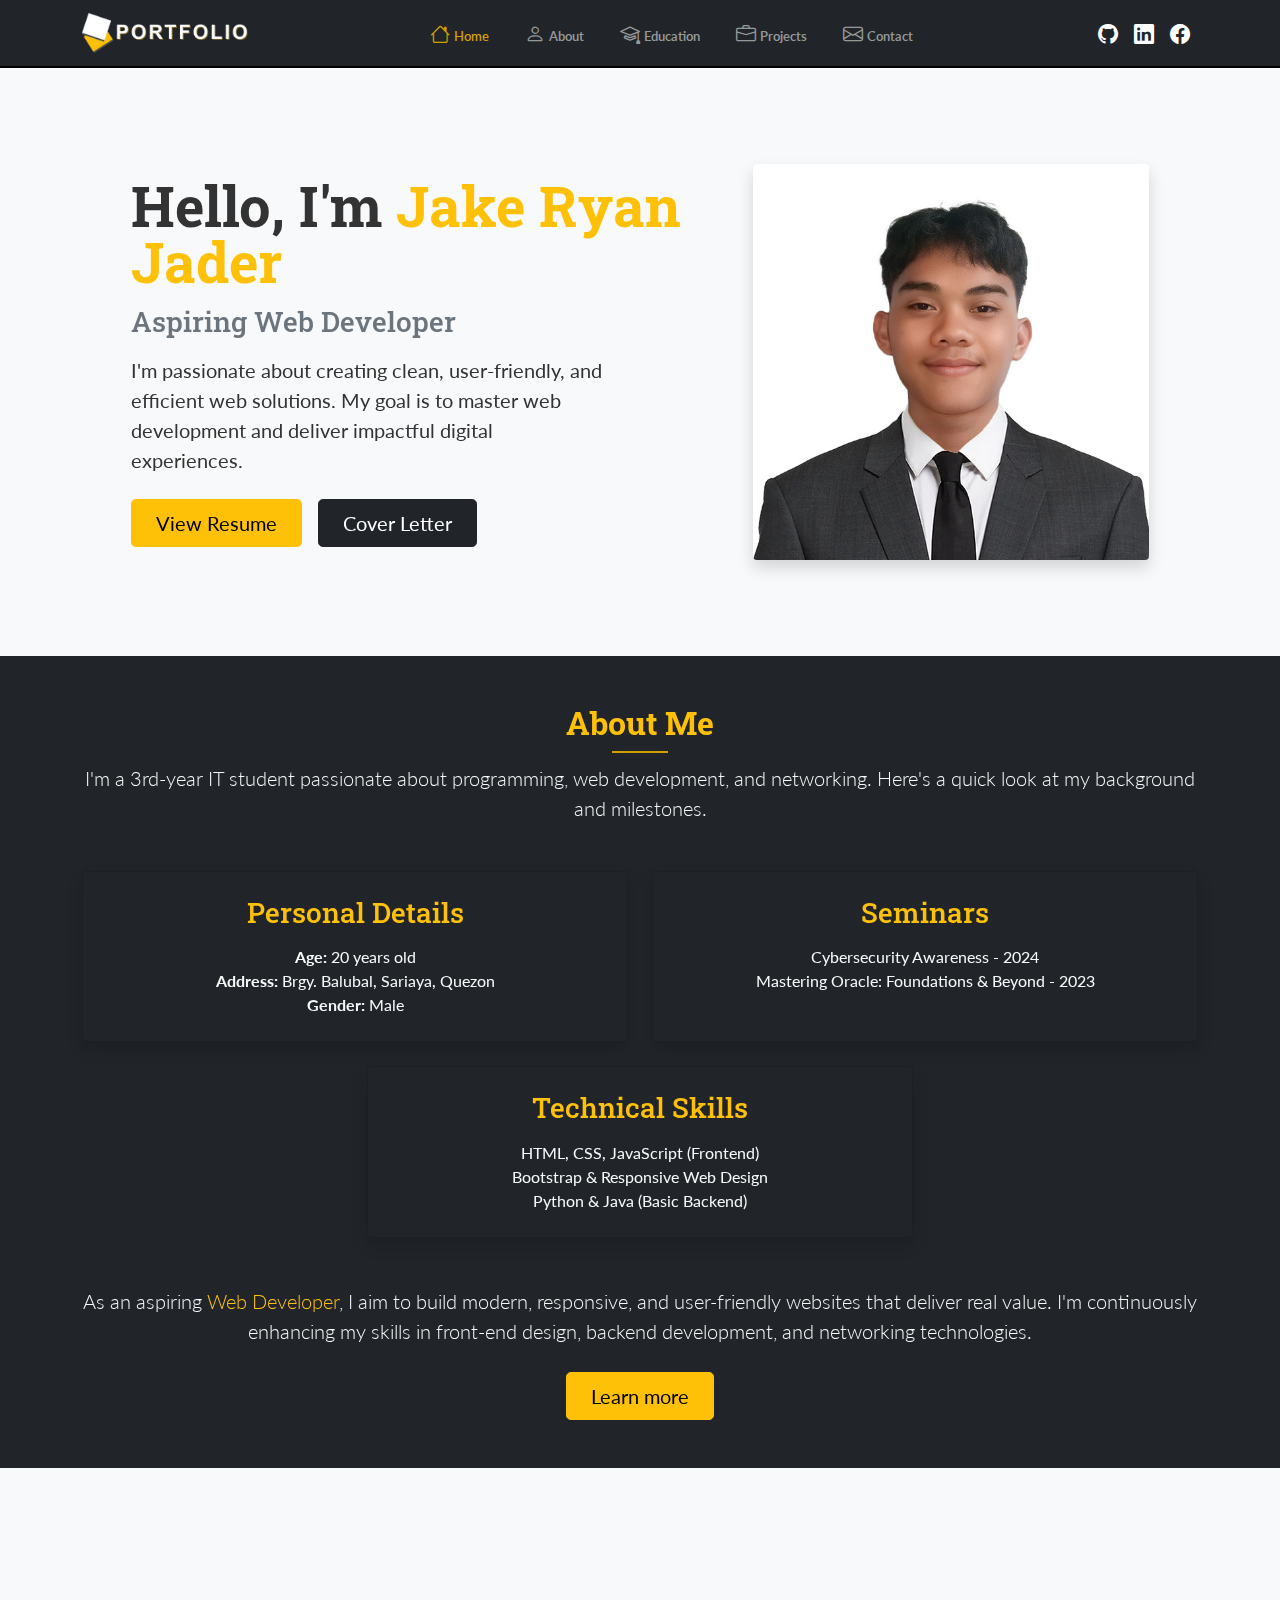
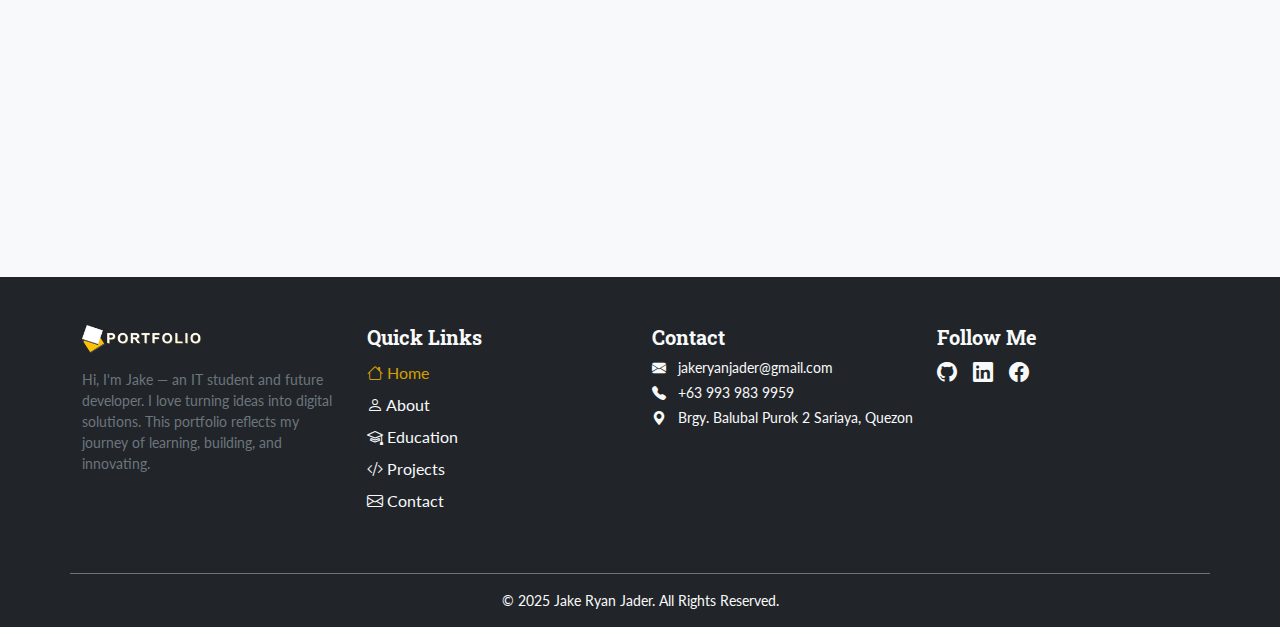
<file: index.html>
<!DOCTYPE html>
<html lang="en">

<head>
  <meta charset="UTF-8" />
  <meta name="viewport" content="width=device-width, initial-scale=1.0" />
  <title>Jake Ryan Jader | Web Developer & IT Portfolio</title>
  <meta name="description"
    content="Jake Ryan Jader, an IT student and web developer. Explore my projects, skills, and professional portfolio.">
  <meta name="keywords" content="">

  <!--Bootstrap-->
  <link rel="stylesheet" href="./bootstrap-5.0.2-dist/css/bootstrap.min.css" />
  <link rel="stylesheet" href="./styles.css" />
  <link rel="stylesheet" href="https://cdn.jsdelivr.net/npm/bootstrap-icons@1.10.5/font/bootstrap-icons.css" />
  <!-- Google Fonts -->
  <link href="https://fonts.googleapis.com/css2?family=Lato:wght@400;700&family=Roboto+Slab:wght@700&display=swap"
    rel="stylesheet">
  <!--Animation-->
  <link rel="stylesheet" href="https://unpkg.com/aos@2.3.1/dist/aos.css">
  <link rel="icon" type="image/png" href="./img assets/favicon.png">


</head>

<body>
  <!--nav buttons-->
  <nav class="navbar navbar-expand-lg navbar-dark bg-dark sticky-top" style="border-bottom: 2px solid black;">
    <div class="container">
      <!-- Left: Name with Logo -->
      <a class="navbar-brand fw-bold d-flex align-items-center" href="./index.html">
        <img src="./img assets/logo-white.png" alt="Logo" width="auto" height="35" class="logo-img me-2" />
      </a>

      <!-- Toggler Button -->
      <button class="navbar-toggler" type="button" data-bs-toggle="collapse" data-bs-target="#navbarNav"
        aria-controls="navbarNav" aria-expanded="false" aria-label="Toggle navigation">
        <span class="navbar-toggler-icon"></span>
      </button>

      <!-- Collapsible Content -->
      <div class="collapse navbar-collapse" id="navbarNav">
        <!-- Center: Nav Links -->
        <ul class="navbar-nav mx-auto text-center">
          <li class="nav-item">
            <a class="nav-link active" href="./index.html"><i class="bi bi-house fs-5"></i> <span>Home</span></a>
          </li>
          <li class="nav-item">
            <a class="nav-link" href="./about.html"><i class="bi bi-person fs-5"></i> <span>About</span></a>
          </li>
          <li class="nav-item">
            <a class="nav-link" href="./education.html"><i class="bi bi-mortarboard fs-5"></i>
              <span>Education</span></a>
          </li>
          <li class="nav-item">
            <a class="nav-link" href="./projects.html"><i class="bi bi-briefcase fs-5"></i> <span>Projects</span></a>
          </li>
          <li class="nav-item">
            <a class="nav-link" href="./contact.html"><i class="bi bi-envelope fs-5"></i> <span>Contact</span></a>
          </li>
        </ul>



        <!-- Right: Social Icons -->
        <div class="d-flex justify-content-center socmed-links">
          <a href="https://github.com/DyekLearnstoCode" target="_blank" class="text-white mx-2">
            <i class="bi bi-github fs-5"></i>
          </a>
          <a href="https://linkedin.com/in/jake-ryan-jader-26189233a" target="_blank" class="text-white mx-2">
            <i class="bi bi-linkedin fs-5"></i>
          </a>
          <a href="https://facebook.com/itsmedyakee" target="_blank" class="text-white mx-2">
            <i class="bi bi-facebook fs-5"></i>
          </a>
        </div>

      </div>
    </div>
  </nav>

  <main>

    <!--hero-->
    <section data-aos="fade-in">
      <div class="container col-xl-10 col-xxl-8 px-4 py-5">
        <div class="row flex-lg-row-reverse align-items-center g-5 py-5" data-aos="fade-up">
          <!-- Right Column: Image -->
          <div class="col-md-10 mx-auto col-lg-5">
            <img src="./img assets/id.jpeg" class="d-block mx-lg-auto img-fluid rounded shadow" alt="Jake's Img Profile"
              width="700" height="500" loading="lazy" />
          </div>

          <!-- Left Column: Text Content -->
          <div class="col-lg-7 text-center text-lg-start">
            <h1 class="display-4 fw-bold lh-1 mb-3">
              Hello, I'm <span class="text-warning">Jake Ryan Jader</span>
            </h1>
            <h2 class="fs-3 fw-semibold text-secondary mb-3">
              Aspiring Web Developer
            </h2>
            <p class="col-lg-10 fs-5 mb-4">
              I'm passionate about creating clean, user-friendly, and
              efficient web solutions. My goal is to master web development
              and deliver impactful digital experiences.
            </p>

            <!-- Buttons (Resume & Sample Application) -->
            <div class="d-flex flex-column flex-sm-row gap-3">
              <button type="button" class="btn btn-warning btn-lg fw-semibold px-4 confirm-pdf"
                data-pdf="./resume n letter/myResume.pdf" data-message="You are about to open my Resume. Continue?">
                View Resume
              </button>

              <button type="button" class="btn btn-dark btn-lg fw-semibold px-4 confirm-pdf"
                data-pdf="./resume n letter/cover letter.pdf"
                data-message="You are about to open my Cover Letter. Continue?">
                Cover Letter
              </button>
            </div>
          </div>
        </div>
      </div>
    </section>

    <!--About-->
    <section class="py-5 bg-dark">
      <div class="container" data-aos="fade-up">
        <!-- Intro -->
        <div class="text-center mb-5">
          <h2 class="fw-bold text-warning">About Me</h2>
          <p class="divider"></p>
          <p class="lead text-light">
            I'm a 3rd-year IT student passionate about programming, web development, and networking.
            Here's a quick look at my background and milestones.
          </p>
        </div>

        <div class="row g-4 text-center text-md-start">
          <!-- Personal Details -->
          <div class="col-md-6">
            <div class="card p-4 bg-dark rounded shadow h-100 text-center">
              <h3 class="text-warning mb-3">Personal Details</h3>
              <ul class="list-unstyled text-light mb-0 fs-6">
                <li><strong>Age:</strong> 20 years old</li>
                <li><strong>Address:</strong> Brgy. Balubal, Sariaya, Quezon</li>
                <li><strong>Gender:</strong> Male</li>
              </ul>
            </div>
          </div>

          <!-- Seminars -->
          <div class="col-md-6">
            <div class="card p-4 bg-dark rounded shadow h-100 text-center">
              <h3 class="text-warning mb-3">Seminars</h3>
              <ul class="list-unstyled text-light mb-0 fs-6">
                <li>Cybersecurity Awareness - 2024</li>
                <li>Mastering Oracle: Foundations & Beyond - 2023</li>
              </ul>
            </div>
          </div>

          <!-- Technical Skills -->
          <div class="col-md-6 mx-auto">
            <div class="card p-4 bg-dark rounded shadow h-100 text-center">
              <h3 class="text-warning mb-3">Technical Skills</h3>
              <ul class="list-unstyled text-light mb-0 fs-6">
                <li>HTML, CSS, JavaScript (Frontend)</li>
                <li>Bootstrap & Responsive Web Design</li>
                <li>Python & Java (Basic Backend)</li>
              </ul>
            </div>
          </div>

        </div>


        <!-- Extra Content: About as Web Developer -->
        <div class="mt-5 text-center">
          <p class="lead text-light" style="padding-bottom: 10px;">
            As an aspiring <span class="text-warning">Web Developer</span>, I aim to build modern,
            responsive, and user-friendly websites that deliver real value.
            I'm continuously enhancing my skills in front-end design, backend development, and networking
            technologies.
          </p>
          <a href="./about.html" class="btn btn-warning btn-lg px-4">Learn more</a>
        </div>
      </div>
    </section>

    <!-- Education -->
    <section class="py-5 bg-light">
      <div class="container" data-aos="fade-up">
        <div class="text-center mb-5">
          <h2 class="fw-bold">Education</h2>
          <p class="divider"></p>
          <p class="lead text-muted">A summary of my academic background and achievements over the years.</p>
        </div>

        <!-- First Row: Educational Background -->
        <div class="row g-4">
          <!-- College -->
          <div class="col-md-3">
            <div class="card shadow-sm h-100 text-center border-2 border-warning">
              <a href="https://cstc.edu.ph/" target="_blank">
                <img src="./img assets/cstc.png" class="card-img-top mx-auto d-block p-3" alt="College Logo"
                  style="max-width: 250px;">
              </a>
              <div class="card-body ">
                <h5 class="card-title ">College</h5>
                <p class="card-text text-muted mb-1">CSTC Inc.</p>
                <small class="text-secondary">2022 - Present</small>
                <p class="text-muted ">Gen. Luna St. Sariaya, Quezon</p>
              </div>
            </div>
          </div>
          <!-- Senior High -->
          <div class="col-md-3">
            <div class="card shadow-sm h-100 text-center border-2 border-warning">
              <a href="https://www.facebook.com/DepEdTayoPNHS308032/">
                <img src="./img assets/pili.png" class="card-img-top mx-auto d-block p-3" alt="Senior High Logo"
                  style="max-width: 250px;">
              </a>
              <div class="card-body">
                <h5 class="card-title">Senior High</h5>
                <p class="card-text text-muted mb-1">Pili National High School</p>
                <small class="text-secondary">2020 - 2022</small>
                <p class="text-muted ">Brgy. Pili Sariaya, Quezon</p>
              </div>
            </div>
          </div>
          <!-- High School -->
          <div class="col-md-3">
            <div class="card shadow-sm h-100 text-center border-2 border-warning">
              <a href="https://www.facebook.com/DepEdTayoPNHS308032/">
                <img src="./img assets/pili.png" class="card-img-top mx-auto d-block p-3" alt=" High School Logo"
                  style="max-width: 250px;">
              </a>
              <div class="card-body">
                <h5 class="card-title">High School</h5>
                <p class="card-text text-muted mb-1">Pili National High School</p>
                <small class="text-secondary">2016 - 2020</small>
                <p class="text-muted ">Brgy. Pili Sariaya, Quezon</p>
              </div>
            </div>
          </div>
          <!-- Elementary -->
          <div class="col-md-3">
            <div class="card shadow-sm h-100 text-center border-2 border-warning">
              <a href="https://www.facebook.com/profile.php?id=61563305886902">
                <img src="./img assets/mlq.png" class="card-img-top mx-auto d-block p-3" alt="Elementary Logo"
                  style="max-width: 250px;">
              </a>
              <div class="card-body">
                <h5 class="card-title">Elementary</h5>
                <p class="card-text text-muted mb-1">Manuel L. Quezon ES</p>
                <small class="text-secondary">2010 - 2016</small>
                <p class="text-muted">Gomez St. Sariaya, Quezon</p>
              </div>
            </div>
          </div>
        </div>

        <!-- Learn More Button -->
        <div class="text-center mt-4">
          <a href="./education.html" class="btn btn-dark btn-lg px-4">Learn More</a>
        </div>
      </div>
      </div>
    </section>

    <!--Projects-->
    <section id="projects" class="py-5 bg-dark">
      <div class="container" data-aos="fade-up">
        <div class="text-center mb-5">
          <h2 class="fw-bold text-warning">Projects</h2>
          <p class="divider"></p>
          <p class="lead text-muted">A showcase of my featured works with live demos.</p>
        </div>

        <div class="row g-4">
          <!-- Project 1 -->
          <div class="col-md-6 col-lg-4">
            <div class="card project-card h-100">
              <img src="./img assets/2preview.png" class="card-img-top " alt="Project 1">
              <div class="card-body d-flex flex-column">
                <h5 class="card-title fw-bold">2Morrow Electric - Service Showcase Website</h5>
                <p class="card-text">Developed a business website that highlights the company's electrical
                  services, service areas, and customer trust through clean UI and integrated inquiry forms.</p>
                <button type="button" class="btn btn-warning mt-auto"
                  onclick="confirmRedirect('https://2morrowelectricllc.com/home-of-professional-electrical-services-in-tennessee')">
                  View Website
                </button>
              </div>
            </div>
          </div>

          <!-- Project 2 -->
          <div class="col-md-6 col-lg-4">
            <div class="card project-card h-100">
              <img src="./img assets/z8prev.png" class="card-img-top" alt="Project 2">
              <div class="card-body d-flex flex-column">
                <h5 class="card-title fw-bold ">Z8 Glass Service - Full Website Design Build</h5>
                <p class="card-text">Created a modern, mobile-friendly site that presents the company's glass repair and
                  installation services, emphasizes reliability through before-and-after visuals, and integrates inquiry
                  links for seamless customer engagement.</p>
                <button type="button" class="btn btn-warning mt-auto"
                  onclick="confirmRedirect('https://app.sparkgrowth.ai/v2/preview/jAhO86lHfkTQJs8OYjVI')">
                  View Website
                </button>
              </div>
            </div>
          </div>

          <!-- Project 3 -->
          <div class="col-md-6 col-lg-4">
            <div class="card project-card h-100">
              <img src="./img assets/adamprev.png" class="card-img-top" alt="Project 3">
              <div class="card-body d-flex flex-column">
                <h5 class="card-title fw-bold">Adams Lawn Service - Local Landscaping Web Platform</h5>
                <p class="card-text">Designed and built a service-focused website that showcases lawn care solutions,
                  seasonal maintenance packages, and customer testimonials, while enabling quick service requests
                  through a user-friendly contact form.</p>
                <button type="button" class="btn btn-warning mt-auto"
                  onclick="confirmRedirect('https://app.sparkgrowth.ai/v2/preview/SPAUWWPg3kvUFRdw488l')">
                  View Website
                </button>
              </div>
            </div>
          </div>
        </div>

        <!-- See More Button -->
        <div class="text-center mt-5">
          <a href="./projects.html" class="btn btn-warning btn-lg px-4">See More</a>
        </div>
      </div>
    </section>

    <!--Contact-->
    <section id="contact" class="py-5 bg-light" data-aos="fade-up">
      <div class="container">
        <div class="row align-items-center">

          <!-- Left Column: Text -->
          <div class="col-md-6 mb-4 mb-md-0 text-center text-md-start">
            <h2 class="fw-bold">Get in Touch</h2>
            <p class="divider" style="margin: 0 !important; width: 35% ;"></p>
            <p class="text-muted lead">
              Have a project in mind or want to collaborate? Feel free to reach out using the form or the contact
              details below,
              and I'll get back to you as soon as possible.
            </p>
            <p><i class="bi bi-envelope-fill me-2"></i> <a href="mailto:jakeryanjader@gmail.com"
                class="text-dark">jakeryanjader@gmail.com</a></p>
            <p><i class="bi bi-telephone-fill me-2"></i> +63 993 983 9959</p>
          </div>

          <!-- Right Column: Contact Form -->
          <div class="col-md-6">
            <form class="card p-4">
              <div class="mb-3">
                <label for="name" class="form-label">Full Name</label>
                <input type="text" class="form-control" id="name" placeholder="Enter your name" required>
              </div>

              <div class=" mb-3">
                <label for="email" class="form-label">Email Address or Phone</label>
                <input type="text" class="form-control" id="email" placeholder="Enter your email or phone" required>
              </div>

              <div class="mb-3">
                <label for="message" class="form-label">Your Message</label>
                <textarea class="form-control" id="message" rows="4" placeholder="Write your message here"
                  required></textarea>
              </div>

              <button type="submit" class="btn btn-warning px-4">Send Message</button>
            </form>
          </div>
        </div>
      </div>
    </section>

  </main>

  <!-- Footer Section -->
  <footer class="bg-dark text-light pt-5 pb-3 mt-5">
    <div class="container">
      <div class="row text-center text-md-start">
        <!-- Brand/About -->
        <div class="col-12 col-md-3 mb-4">
          <img src="./img assets/logo-white.png" alt="Logo" class="mb-3" style="max-height:100px; max-width: 120px;" />
          <p class="small text-muted">
            Hi, I'm Jake — an IT student and future developer. I love turning ideas into digital
            solutions.
            This portfolio reflects my journey of learning, building, and innovating.
          </p>
        </div>

        <!-- Quick Links -->
        <div class="col-6 col-md-3 mb-4">
          <h5 class="fw-bold">Quick Links</h5>
          <ul class="nav-custom list-unstyled">

            <li>
              <a href="./index.html" class="text-decoration-none  d-block py-1 active"><i class="bi bi-house fs-6"></i>
                <span>Home</span></a>
            </li>

            <li>
              <a href="./about.html" class="text-decoration-none d-block py-1"><i class="bi bi-person fs-6"></i>
                <span>About</span></a>
            </li>

            <li>
              <a href="./education.html" class="text-decoration-none d-block py-1"><i
                  class="bi bi-mortarboard fs-6"></i>
                <span>Education</span></a>
            </li>

            <li>
              <a href="./projects.html" class="text-decoration-none d-block py-1"><i class="bi bi-code-slash fs-6"></i>
                <span>Projects</span></a>
            </li>

            <li>
              <a href="./contact.html" class="text-decoration-none  d-block py-1"><i class="bi bi-envelope fs-6"></i>
                <span>Contact</span></a>
            </li>
          </ul>
        </div>

        <!-- Contact -->
        <div class="col-6 col-md-3 mb-4">
          <h5 class="fw-bold">Contact</h5>
          <p class="small mb-1">
            <i class="bi bi-envelope-fill me-2"></i>
            <a href="mailto:jakeryanjader@gmail.com" class="contact-link">
              jakeryanjader@gmail.com
            </a>
          </p>
          <p class="small mb-1">
            <i class="bi bi-telephone-fill me-2"></i>
            <a href="tel:+639939839959" class="contact-link">
              +63 993 983 9959
            </a>
          </p>
          <p class="small mb-1">
            <i class="bi bi-geo-alt-fill me-2"></i>
            <a href="https://maps.app.goo.gl/N8gsVznA6yicPxNcA" class="contact-link">
              Brgy. Balubal Purok 2 Sariaya, Quezon
            </a>
          </p>
        </div>

        <!-- Social Media -->
        <div class="col-12 col-md-3 mb-4">
          <h5 class="fw-bold">Follow Me</h5>
          <div class="d-flex justify-content-center justify-content-md-start gap-3 socmed-links">
            <a href="https://github.com/DyekLearnstoCode" target="_blank"><i class="bi bi-github fs-5"></i></a>
            <a href="https://linkedin.com/in/jake-ryan-jader-26189233a" target="_blank"><i
                class="bi bi-linkedin fs-5"></i></a>
            <a href="https://facebook.com/itsmedyakee" target="_blank"><i class="bi bi-facebook fs-5"></i></a>
          </div>
        </div>


        <!-- Bottom Row -->
        <div class="text-center border-top border-secondary pt-3 mt-3">
          <p class="small mb-0">&copy; 2025 Jake Ryan Jader. All Rights Reserved.</p>
        </div>
      </div>
  </footer>

  <!-- Back to Top Button -->
  <button id="backToTop" class="btn btn-dark">
    <i class="bi bi-arrow-up"></i>
  </button>


  <script src="./bootstrap-5.0.2-dist/js/bootstrap.bundle.min.js"></script>
  <script src="./script.js"></script>
  <script src="https://unpkg.com/aos@2.3.1/dist/aos.js"></script>

</body>

</html>
</file>
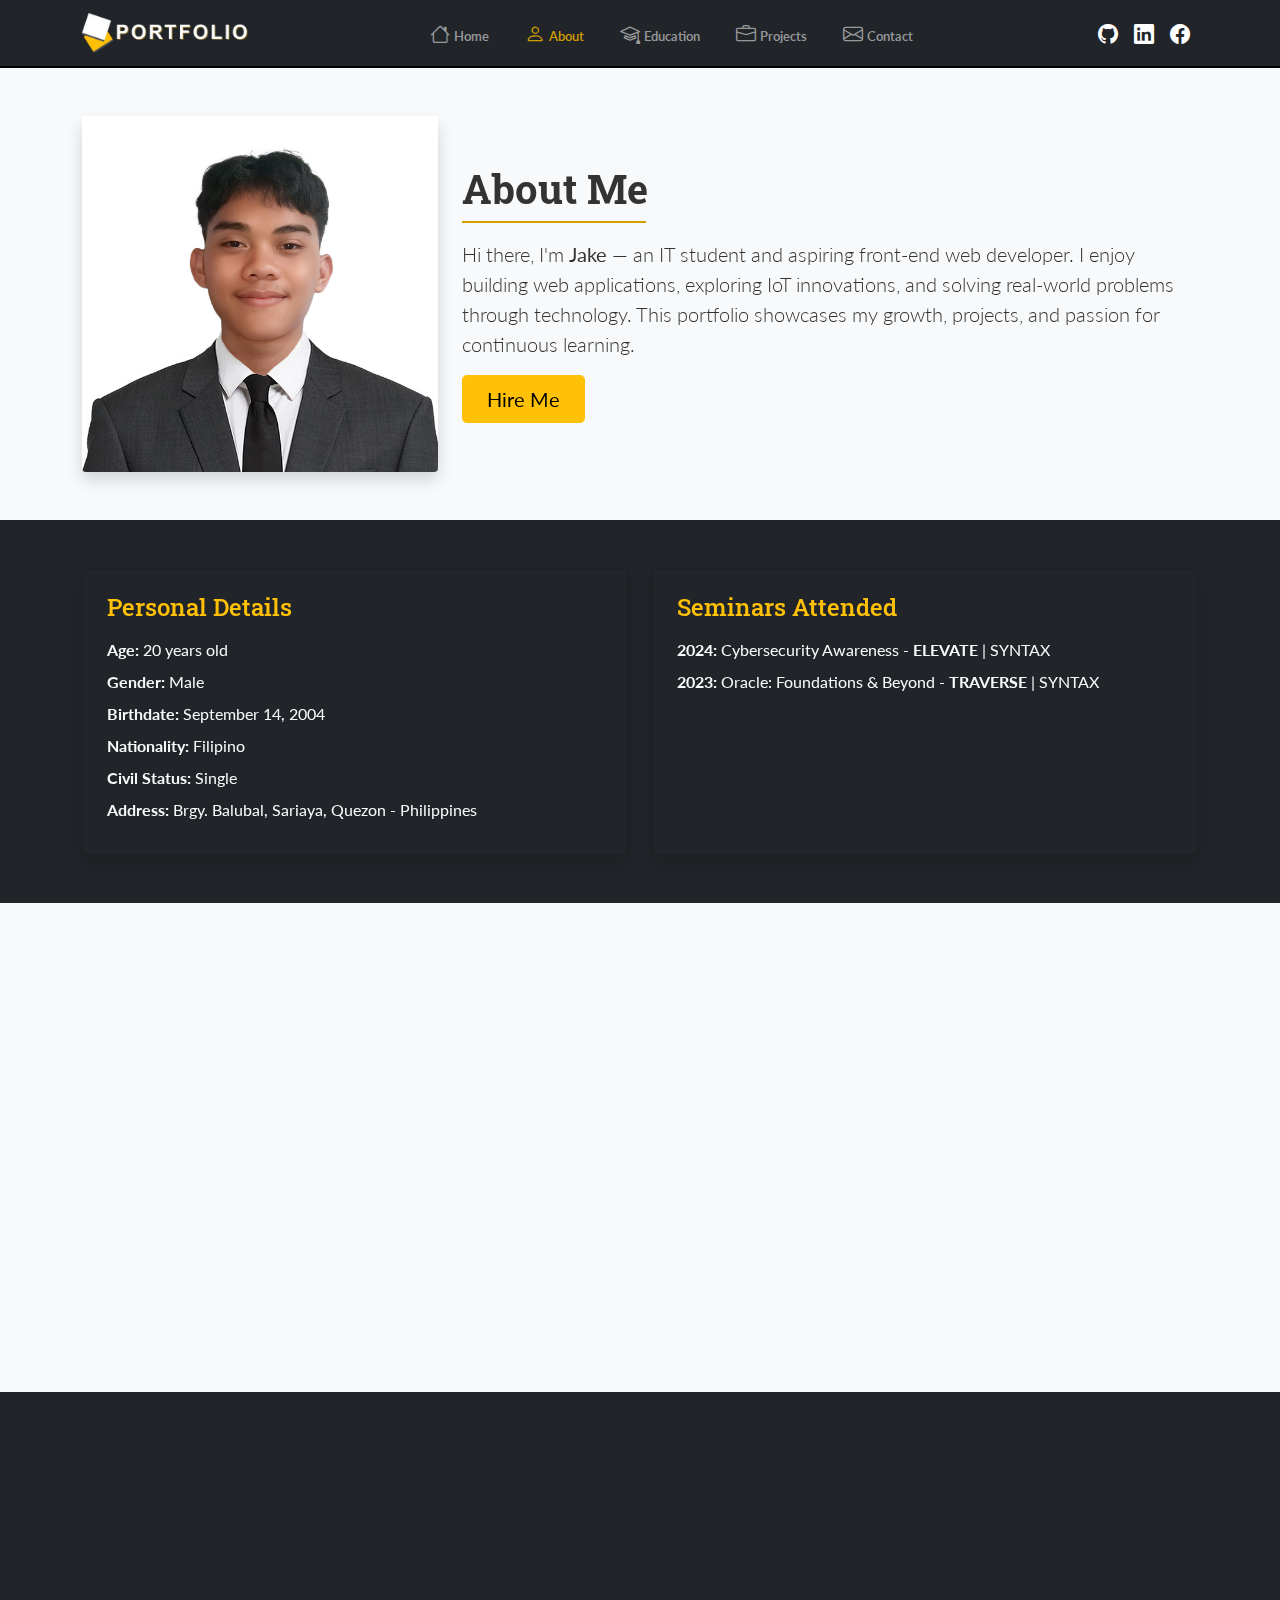
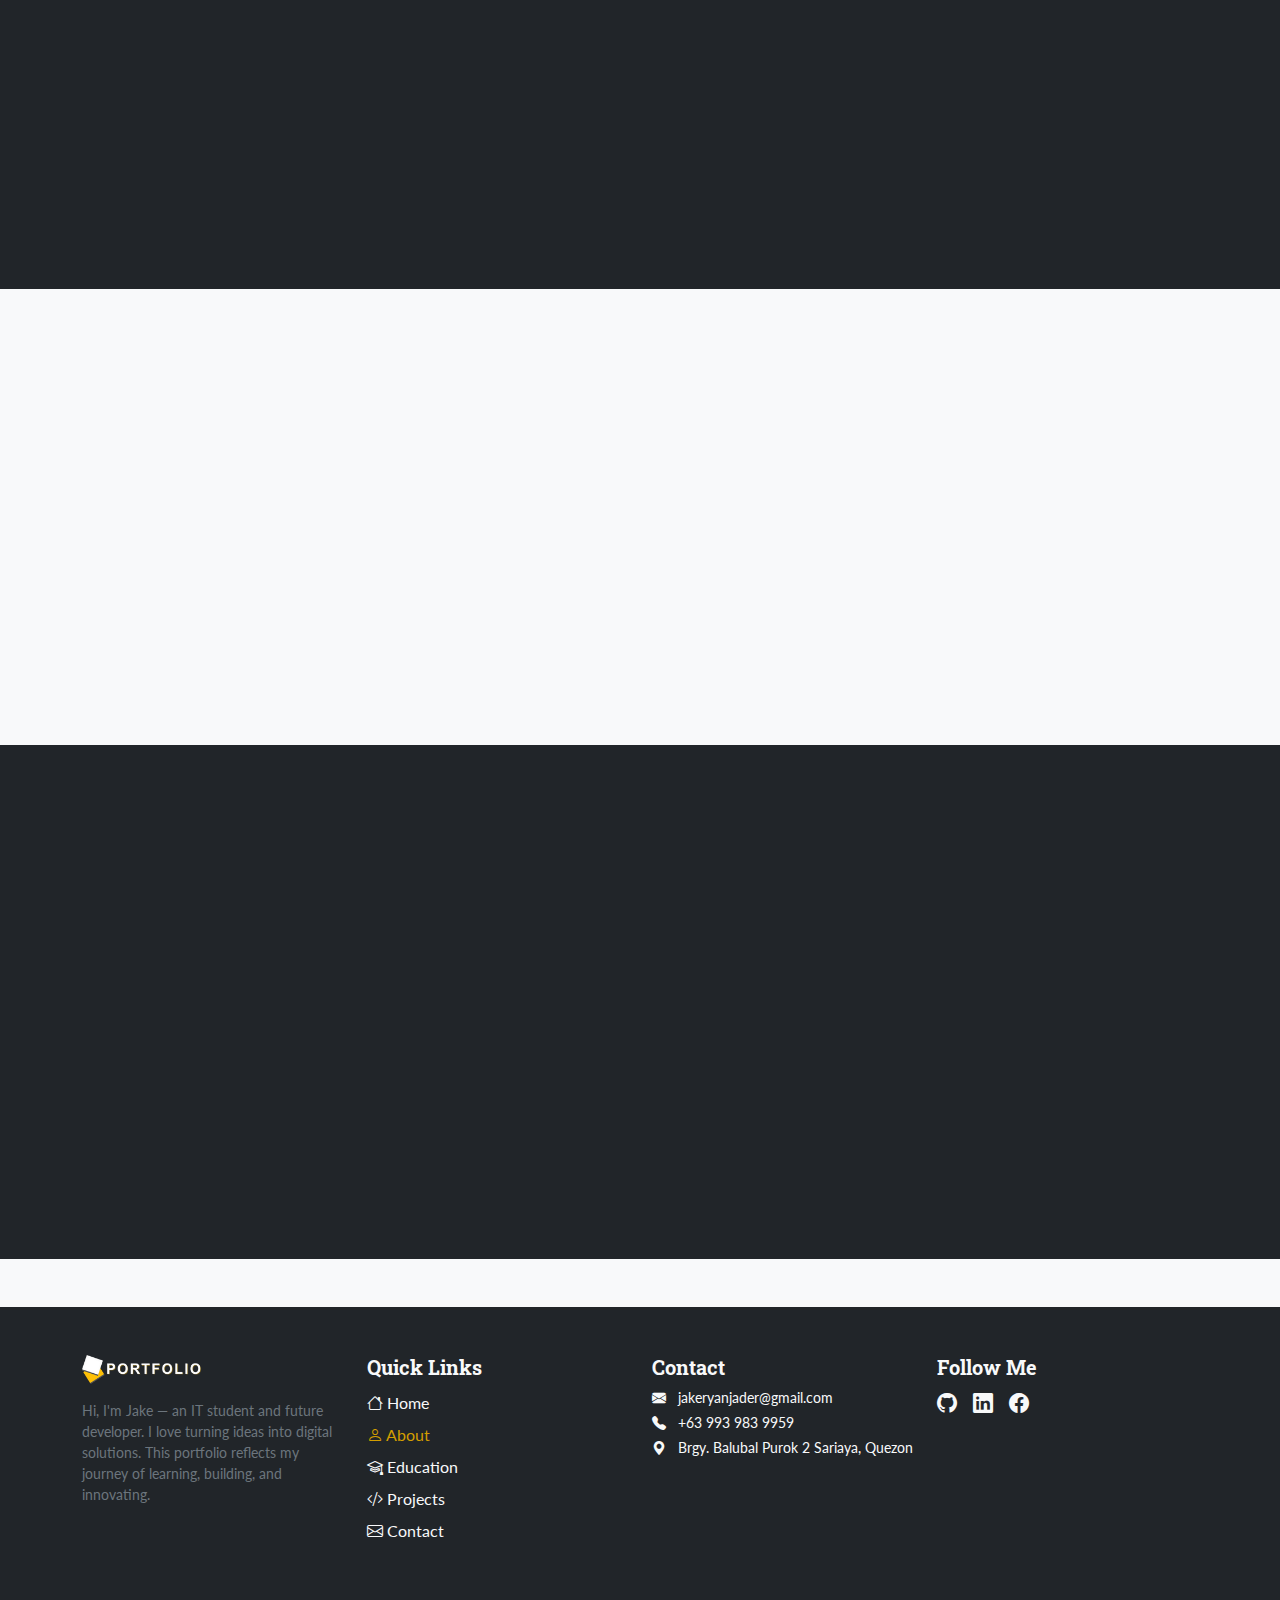
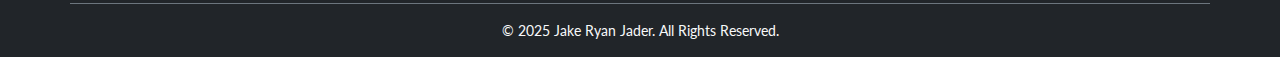
<file: about.html>
<!DOCTYPE html>
<html lang="en">

<head>
    <meta charset="UTF-8" />
    <meta name="viewport" content="width=device-width, initial-scale=1.0" />
    <title>About | Jake's Portfolio </title>
    <meta name="description"
        content="Jake Ryan Jader, an IT student and web developer. Explore my projects, skills, and professional portfolio.">
    <meta name="keywords" content="">

    <!--Bootstrap-->
    <link rel="stylesheet" href="./bootstrap-5.0.2-dist/css/bootstrap.min.css" />
    <link rel="stylesheet" href="./styles.css" />
    <link rel="stylesheet" href="https://cdn.jsdelivr.net/npm/bootstrap-icons@1.10.5/font/bootstrap-icons.css" />
    <!-- Google Fonts -->
    <link href="https://fonts.googleapis.com/css2?family=Lato:wght@400;700&family=Roboto+Slab:wght@700&display=swap"
        rel="stylesheet">
    <!--Animation-->
    <link rel="stylesheet" href="https://unpkg.com/aos@2.3.1/dist/aos.css">
    <link rel="icon" type="image/png" href="./img assets/favicon.png">

</head>

<body>
    <!--nav buttons-->
    <nav class="navbar navbar-expand-lg navbar-dark bg-dark sticky-top" style="border-bottom: 2px solid black;">
        <div class="container">
            <!-- Left: Name with Logo -->
            <a class="navbar-brand fw-bold d-flex align-items-center" href="./index.html">
                <img src="./img assets/logo-white.png" alt="Logo" width="auto" height="35" class="logo-img me-2" />
            </a>

            <!-- Toggler Button -->
            <button class="navbar-toggler" type="button" data-bs-toggle="collapse" data-bs-target="#navbarNav"
                aria-controls="navbarNav" aria-expanded="false" aria-label="Toggle navigation">
                <span class="navbar-toggler-icon"></span>
            </button>

            <!-- Collapsible Content -->
            <div class="collapse navbar-collapse" id="navbarNav">
                <!-- Center: Nav Links -->
                <ul class="navbar-nav mx-auto text-center">
                    <li class="nav-item">
                        <a class="nav-link " href="./index.html"><i class="bi bi-house fs-5"></i>
                            <span>Home</span></a>
                    </li>
                    <li class="nav-item">
                        <a class="nav-link active" href="./about.html"><i class="bi bi-person fs-5"></i>
                            <span>About</span></a>
                    </li>
                    <li class="nav-item">
                        <a class="nav-link" href="./education.html"><i class="bi bi-mortarboard fs-5"></i>
                            <span>Education</span></a>
                    </li>
                    <li class="nav-item">
                        <a class="nav-link" href="./projects.html"><i class="bi bi-briefcase fs-5"></i>
                            <span>Projects</span></a>
                    </li>
                    <li class="nav-item">
                        <a class="nav-link" href="./contact.html"><i class="bi bi-envelope fs-5"></i>
                            <span>Contact</span></a>
                    </li>
                </ul>



                <!-- Right: Social Icons -->
                <div class="d-flex justify-content-center socmed-links">
                    <a href="https://github.com/DyekLearnstoCode" target="_blank" class="text-white mx-2">
                        <i class="bi bi-github fs-5"></i>
                    </a>
                    <a href="https://linkedin.com/in/jake-ryan-jader-26189233a" target="_blank" class="text-white mx-2">
                        <i class="bi bi-linkedin fs-5"></i>
                    </a>
                    <a href="https://facebook.com/itsmedyakee" target="_blank" class="text-white mx-2">
                        <i class="bi bi-facebook fs-5"></i>
                    </a>
                </div>

            </div>
        </div>
    </nav>

    <main>
        <!-- hero about -->
        <section id="about" class="py-5" data-aos="fade-in">
            <div class="container ">
                <div class="row align-items-center" data-aos="fade-up">
                    <!-- Left Column: Image -->
                    <div class="col-md-4 mb-4 mb-md-0 pad-r">
                        <img src="./img assets/id.jpeg" alt="Jake Ryan Jader" class="img-fluid rounded shadow">
                    </div>

                    <!-- Right Column: Intro -->
                    <div class="col-md-8 text-center text-md-start">
                        <h1 class="fw-bold ">About Me</h1>
                        <p class="divider mb-3 mx-auto mx-md-0 " style="margin: 0; width: 25%"></p>
                        <p class="lead jus">
                            Hi there, I'm <strong>Jake</strong> — an IT student and aspiring front-end web developer.
                            I enjoy building web applications, exploring IoT innovations, and solving
                            real-world problems through technology. This portfolio showcases my growth,
                            projects, and passion for continuous learning.
                        </p>

                        <a href="#contact" class="btn btn-warning btn-lg px-4">Hire Me</a>
                    </div>
                </div>
            </div>
        </section>

        <!-- Personal Details & Seminars-->
        <section class="py-5 bg-dark text-light">
            <div class="container">
                <div class="row g-4 text-center text-md-start" data-aos="fade-up">
                    <!-- Personal Details -->
                    <div class="col-md-6">
                        <div class="card p-4 bg-dark rounded shadow h-100">
                            <h4 class="text-warning mb-3">Personal Details</h4>
                            <ul class="list-unstyled text-light mb-0">
                                <li class="mb-2"><strong>Age:</strong> 20 years old</li>
                                <li class="mb-2"><strong>Gender:</strong> Male</li>
                                <li class="mb-2"><strong>Birthdate:</strong> September 14, 2004</li>
                                <li class="mb-2"><strong>Nationality:</strong> Filipino</li>
                                <li class="mb-2"><strong>Civil Status:</strong> Single</li>
                                <li class="mb-2"><strong>Address:</strong> Brgy. Balubal, Sariaya, Quezon - Philippines
                                </li>
                            </ul>
                        </div>
                    </div>

                    <!-- Seminars -->
                    <div class="col-md-6">
                        <div class="card bg-dark rounded shadow h-100 p-4">
                            <h4 class="text-warning mb-3">Seminars Attended</h4>
                            <ul class="list-unstyled text-light mb-0">
                                <li class="mb-2"><strong>2024:</strong> Cybersecurity Awareness -
                                    <strong>ELEVATE</strong> | SYNTAX
                                </li>
                                <li><strong>2023:</strong> Oracle: Foundations & Beyond - <strong>TRAVERSE</strong> |
                                    SYNTAX</li>
                            </ul>
                        </div>
                    </div>
                </div>
            </div>
        </section>

        <!-- Skills -->
        <section class="py-5 bg-light text-dark">
            <div class="container">
                <div class="row g-4 text-center">
                    <div class="col-12" data-aos="fade-up">
                        <h2 class="fw-bold mb-2 text-dark">Technical Skills</h2>
                        <p class="lead text-muted mb-4">
                            Here are some of the key skills I've developed through my studies and projects.
                        </p>
                    </div>

                    <!-- Web Development -->
                    <div class="col-12 col-md-6 col-lg-3" data-aos="fade-up">
                        <div class="card p-3 bg-white text-dark rounded shadow h-100">
                            <div class="mb-3">
                                <i class="bi bi-code-slash display-4 text-warning"></i>
                            </div>
                            <h5 class="fw-bold">Web Development</h5>
                            <p class="text-muted mb-2">Building responsive and modern websites</p>
                            <p>HTML, CSS, Bootstrap, JavaScript</p>
                        </div>
                    </div>

                    <!-- Mobile & IoT -->
                    <div class="col-12 col-md-6 col-lg-3" data-aos="fade-up">
                        <div class="card p-3 bg-white text-dark rounded shadow h-100">
                            <div class="mb-3">
                                <i class="bi bi-phone display-4 text-warning"></i>
                            </div>
                            <h5 class="fw-bold">Mobile & IoT</h5>
                            <p class="text-muted mb-2">Developing mobile apps and IoT solutions</p>
                            <p>Android Apps, IoT Systems</p>
                        </div>
                    </div>

                    <!-- Database -->
                    <div class="col-12 col-md-6 col-lg-3" data-aos="fade-up">
                        <div class="card p-3 bg-white text-dark rounded shadow h-100">
                            <div class="mb-3">
                                <i class="bi bi-database display-4 text-warning"></i>
                            </div>
                            <h5 class="fw-bold">Database</h5>
                            <p class="text-muted mb-2">Managing and optimizing data storage</p>
                            <p>MySQL, Oracle, Firebase</p>
                        </div>
                    </div>

                    <!-- Networking -->
                    <div class="col-12 col-md-6 col-lg-3" data-aos="fade-up">
                        <div class="card p-3 bg-white text-dark rounded shadow h-100">
                            <div class="mb-3">
                                <i class="bi bi-wifi display-4 text-warning"></i>
                            </div>
                            <h5 class="fw-bold">Networking</h5>
                            <p class="text-muted mb-2">Understanding and configuring networks</p>
                            <p>Fundamentals & Configurations</p>
                        </div>
                    </div>
                </div>
            </div>
        </section>

        <!--Hobbies-->
        <section id="hobbies" class="py-5 bg-dark text-light">
            <div class="container">
                <div class="text-center mb-4" data-aos="fade-up">
                    <h2 class="fw-bold text-warning h">My Hobbies</h2>
                    <p class="lead text-muted">These are the hobbies that inspire and motivate me in life.</p>
                </div>
                <div class="row g-4">
                    <!-- Hobby Card -->
                    <div class="col-12 col-md-6 col-lg-3" data-aos="fade-up">
                        <div class="hobby-card text-center position-relative overflow-hidden rounded ">
                            <div class="hobby-content p-4">
                                <i class="bi bi-music-note-beamed fs-1 text-info mb-3"></i>
                                <h5 class="fw-bold h">Music</h5>
                                <p class="mb-0  p">I love listening to music because it helps me relax and stay
                                    creative.</p>
                            </div>
                        </div>
                    </div>

                    <div class="col-12 col-md-6 col-lg-3" data-aos="fade-up">
                        <div class="hobby-card text-center position-relative overflow-hidden rounded ">
                            <div class="hobby-content p-4">
                                <i class="bi bi-controller fs-1 text-warning mb-3"></i>
                                <h5 class="fw-bold h">Gaming</h5>
                                <p class="mb-0 p">I enjoy gaming because it challenges me to think critically and
                                    improve my reflexes.
                                </p>
                            </div>
                        </div>
                    </div>

                    <div class="col-12 col-md-6 col-lg-3" data-aos="fade-up">
                        <div class="hobby-card text-center position-relative overflow-hidden rounded ">
                            <div class="hobby-content p-4">
                                <i class="bi bi-tv fs-1 text-danger mb-3"></i>
                                <h5 class="fw-bold h">Watching</h5>
                                <p class="mb-0 p">I like watching movies and shows that inspire me and broaden my
                                    perspective.</p>
                            </div>
                        </div>
                    </div>

                    <div class="col-12 col-md-6 col-lg-3" data-aos="fade-up">
                        <div class="hobby-card text-center position-relative overflow-hidden rounded ">
                            <div class="hobby-content p-4">
                                <i class="bi bi-brush fs-1 text-success mb-3"></i>
                                <h5 class="fw-bold h">DIY & Handicrafts</h5>
                                <p class="mb-0 p">I enjoy repairing and building things that gives me the joy of turning
                                    simple ideas
                                    into something useful.</p>
                            </div>
                        </div>
                    </div>
                </div>
            </div>
        </section>

        <!--Work Experience-->
        <section class="py-5 bg-light">
            <div class="container" data-aos="fade-up">
                <!-- Title + Desc -->
                <h2 class="text-center fw-bold mb-3">Work Experience</h2>
                <p class="lead text-muted text-center mb-5">
                    These are the experiences that shaped my professional growth.
                </p>

                <!-- Row for Two Experiences -->
                <div class="row g-4">
                    <!-- Experience 1 -->
                    <div class="col-md-6">
                        <div class="exp-card p-4 rounded shadow-sm h-100 bg-white"
                            style="border-left: 5px solid #d39e00;">
                            <i class="bi bi-briefcase-fill text-warning fs-2 mb-3"></i>
                            <h5 class="fw-bold">Bread Packer</h5>
                            <p class="text-muted mb-1">Gwenlierma's Bakery • Jan 2019 - June 2021</p>
                            <p class="mb-0">
                                Individually packed bread, grouped by dozens, and verified counts for wholesale
                                distribution.
                            </p>
                        </div>
                    </div>

                    <!-- Experience 2 -->
                    <div class="col-md-6">
                        <div class="exp-card p-4 rounded shadow-sm h-100 bg-white"
                            style="border-left: 5px solid #d39e00;">
                            <i class="bi bi-laptop-fill text-warning fs-2 mb-3"></i>
                            <h5 class="fw-bold">GHL Front-End Developer</h5>
                            <p class="text-muted mb-1">Remote • July 2025 - Present</p>
                            <p class="mb-0">
                                Designed and developed responsive desktop and mobile websites for small businesses, with
                                a focus on
                                performance, accessibility, and engaging user experiences.
                            </p>
                        </div>
                    </div>
                </div>
        </section>

        <!--contact-->
        <section id="contact" class="py-5 bg-dark text-light">
            <div class="container" data-aos="fade-up">
                <div class="row align-items-center">

                    <!-- Left Column: Text -->
                    <div class="col-md-6 mb-4 mb-md-0 text-center text-md-start">
                        <h2 class="fw-bold">Get in Touch</h2>
                        <p class="text-muted lead">
                            Have a project in mind or want to collaborate? Feel free to reach out using the form or the
                            contact
                            details below,
                            and I'll get back to you as soon as possible.
                        </p>
                        <p><i class="bi bi-envelope-fill me-2"></i> <a href="mailto:jakeryanjader@gmail.com"
                                class="text-light">jakeryanjader@gmail.com</a></p>
                        <p><i class="bi bi-telephone-fill me-2"></i> +63 993 983 9959</p>
                    </div>

                    <!-- Right Column: Contact Form -->
                    <div class="col-md-6">
                        <form class="card p-4">
                            <div class="mb-3">
                                <label for="name" class="form-label text-dark">Full Name</label>
                                <input type="text" class="form-control" id="name" placeholder="Enter your name"
                                    required>
                            </div>

                            <div class=" mb-3">
                                <label for="email" class="form-label text-dark">Email Address or Phone</label>
                                <input type="text" class="form-control" id="email"
                                    placeholder="Enter your email or phone" required>
                            </div>

                            <div class="mb-3">
                                <label for="message" class="form-label text-dark">Your Message</label>
                                <textarea class="form-control" id="message" rows="4"
                                    placeholder="Write your message here" required></textarea>
                            </div>

                            <button type="submit" class="btn btn-warning px-4">Send Message</button>
                        </form>
                    </div>
                </div>
            </div>
        </section>
    </main>

    <!-- Footer Section -->
    <footer class="bg-dark text-light pt-5 pb-3 mt-5">
        <div class="container">
            <div class="row text-center text-md-start">
                <!-- Brand/About -->
                <div class="col-12 col-md-3 mb-4">
                    <img src="./img assets/logo-white.png" alt="Logo" class="mb-3"
                        style="max-height:100px; max-width: 120px;" />
                    <p class="small text-muted">
                        Hi, I'm Jake — an IT student and future developer. I love turning ideas into digital
                        solutions.
                        This portfolio reflects my journey of learning, building, and innovating.
                    </p>
                </div>

                <!-- Quick Links -->
                <div class="col-6 col-md-3 mb-4">
                    <h5 class="fw-bold">Quick Links</h5>
                    <ul class="nav-custom list-unstyled">

                        <li>
                            <a href="./index.html" class="text-decoration-none  d-block py-1"><i
                                    class="bi bi-house fs-6"></i>
                                <span>Home</span></a>
                        </li>

                        <li>
                            <a href="./about.html" class="text-decoration-none d-block py-1 active"><i
                                    class="bi bi-person fs-6"></i>
                                <span>About</span></a>
                        </li>

                        <li>
                            <a href="./education.html" class="text-decoration-none d-block py-1"><i
                                    class="bi bi-mortarboard fs-6"></i>
                                <span>Education</span></a>
                        </li>

                        <li>
                            <a href="./projects.html" class="text-decoration-none d-block py-1"><i
                                    class="bi bi-code-slash fs-6"></i>
                                <span>Projects</span></a>
                        </li>

                        <li>
                            <a href="./contact.html" class="text-decoration-none  d-block py-1"><i
                                    class="bi bi-envelope fs-6"></i>
                                <span>Contact</span></a>
                        </li>
                    </ul>
                </div>

                <!-- Contact -->
                <div class="col-6 col-md-3 mb-4">
                    <h5 class="fw-bold">Contact</h5>
                    <p class="small mb-1">
                        <i class="bi bi-envelope-fill me-2"></i>
                        <a href="mailto:jakeryanjader@gmail.com" class="contact-link">
                            jakeryanjader@gmail.com
                        </a>
                    </p>
                    <p class="small mb-1">
                        <i class="bi bi-telephone-fill me-2"></i>
                        <a href="tel:+639939839959" class="contact-link">
                            +63 993 983 9959
                        </a>
                    </p>
                    <p class="small mb-1">
                        <i class="bi bi-geo-alt-fill me-2"></i>
                        <a href="https://maps.app.goo.gl/N8gsVznA6yicPxNcA" class="contact-link">
                            Brgy. Balubal Purok 2 Sariaya, Quezon
                        </a>
                    </p>
                </div>

                <!-- Social Media -->
                <div class="col-12 col-md-3 mb-4">
                    <h5 class="fw-bold">Follow Me</h5>
                    <div class="d-flex justify-content-center justify-content-md-start gap-3 socmed-links">
                        <a href="https://github.com/DyekLearnstoCode" target="_blank"><i
                                class="bi bi-github fs-5"></i></a>
                        <a href="https://linkedin.com/in/jake-ryan-jader-26189233a" target="_blank"><i
                                class="bi bi-linkedin fs-5"></i></a>
                        <a href="https://facebook.com/itsmedyakee" target="_blank"><i
                                class="bi bi-facebook fs-5"></i></a>
                    </div>
                </div>


                <!-- Bottom Row -->
                <div class="text-center border-top border-secondary pt-3 mt-3">
                    <p class="small mb-0">&copy; 2025 Jake Ryan Jader. All Rights Reserved.</p>
                </div>
            </div>
    </footer>

    <!-- Back to Top Button -->
    <button id="backToTop" class="btn btn-dark">
        <i class="bi bi-arrow-up"></i>
    </button>

    <!--JS bootstrap-->
    <script src="./bootstrap-5.0.2-dist/js/bootstrap.bundle.min.js"></script>
    <script src="./script.js"></script>
    <!--animation-->
    <script src="https://unpkg.com/aos@2.3.1/dist/aos.js"></script>
</body>

</html>
</file>
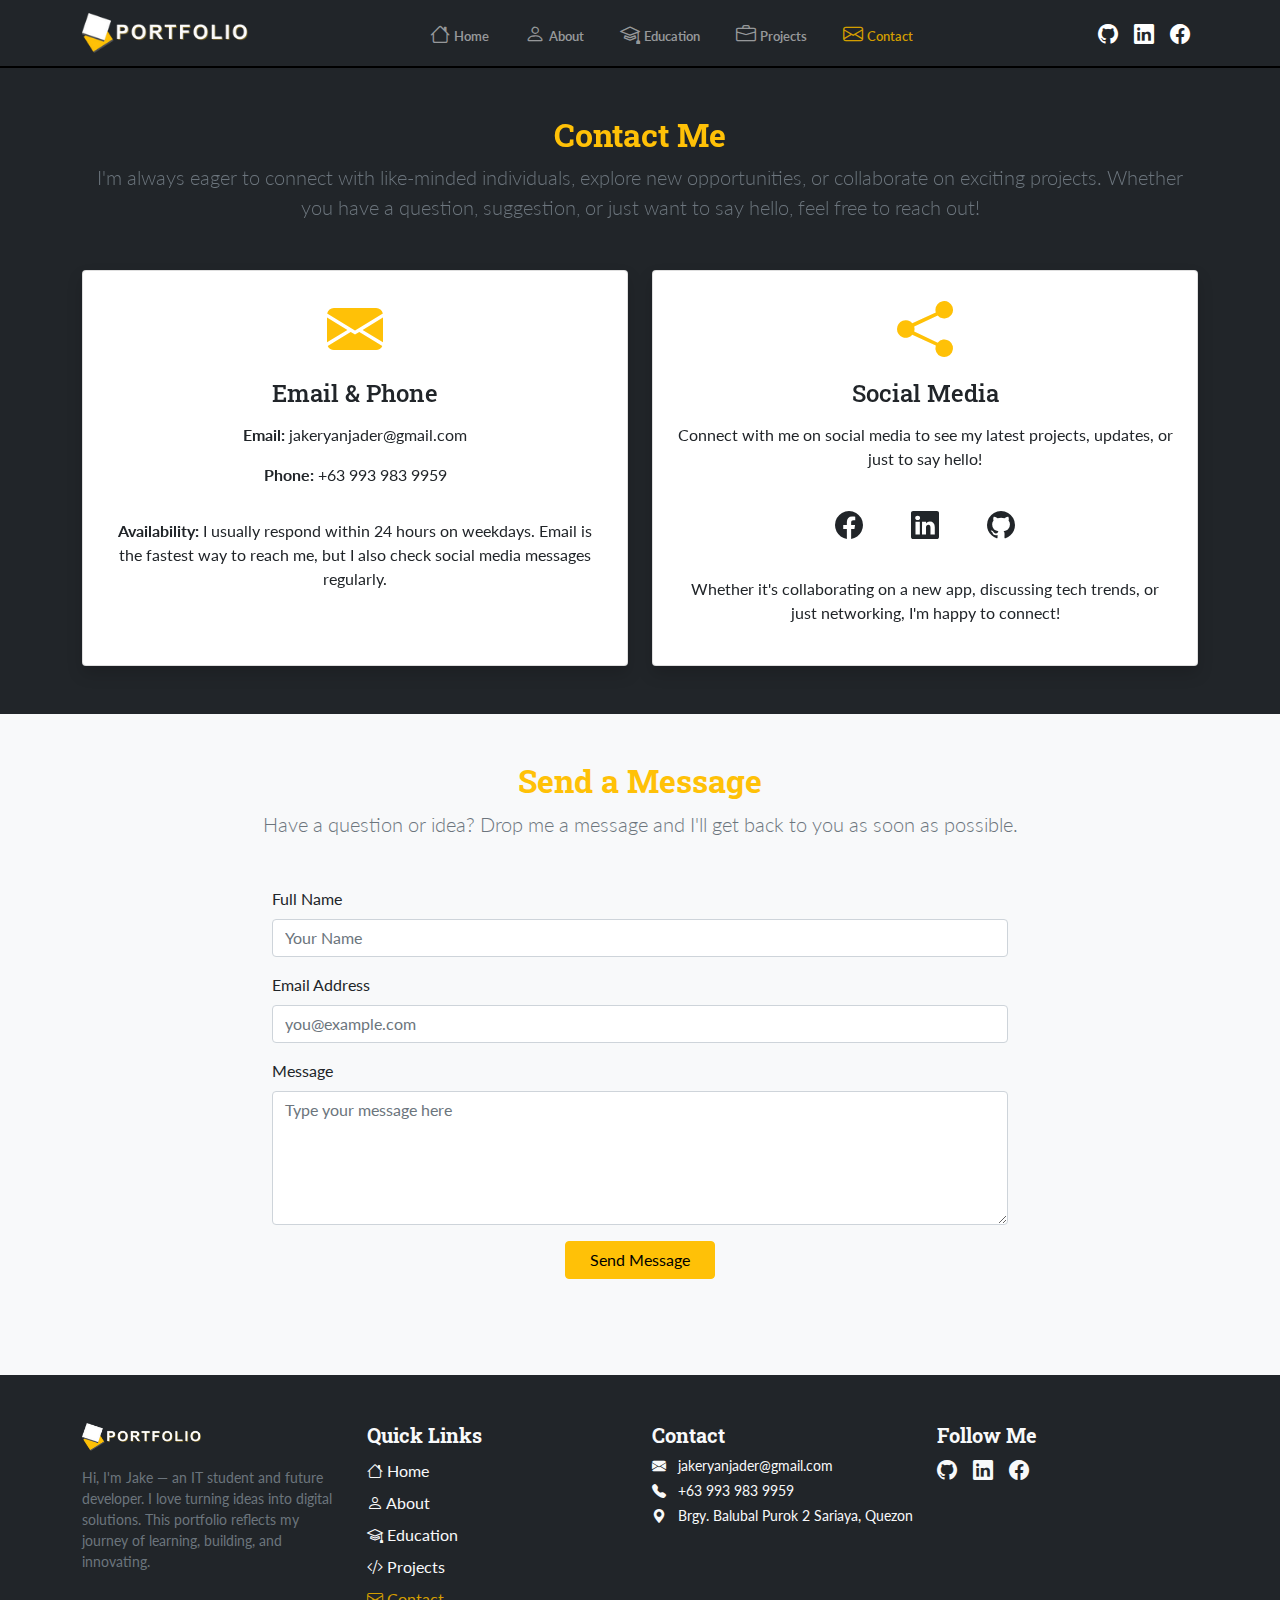
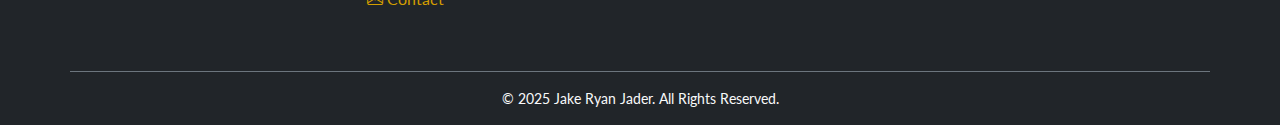
<file: contact.html>
<!DOCTYPE html>
<html lang="en">

<head>
    <meta charset="UTF-8" />
    <meta name="viewport" content="width=device-width, initial-scale=1.0" />
    <title>Contact | Jake's Portfolio </title>
    <meta name="description"
        content="Jake Ryan Jader, an IT student and web developer. Explore my projects, skills, and professional portfolio.">
    <meta name="keywords" content="">

    <!--Bootstrap-->
    <link rel="stylesheet" href="./bootstrap-5.0.2-dist/css/bootstrap.min.css" />
    <link rel="stylesheet" href="./styles.css" />
    <link rel="stylesheet" href="https://cdn.jsdelivr.net/npm/bootstrap-icons@1.10.5/font/bootstrap-icons.css" />
    <!-- Google Fonts -->
    <link href="https://fonts.googleapis.com/css2?family=Lato:wght@400;700&family=Roboto+Slab:wght@700&display=swap"
        rel="stylesheet">
    <!--Animation-->
    <link rel="stylesheet" href="https://unpkg.com/aos@2.3.1/dist/aos.css">
    <link rel="icon" type="image/png" href="./img assets/favicon.png">

</head>

<body>
    <!--nav buttons-->
    <nav class="navbar navbar-expand-lg navbar-dark bg-dark sticky-top" style="border-bottom: 2px solid black;">
        <div class="container">
            <!-- Left: Name with Logo -->
            <a class="navbar-brand fw-bold d-flex align-items-center" href="./index.html">
                <img src="./img assets/logo-white.png" alt="Logo" width="auto" height="35" class="logo-img me-2" />
            </a>

            <!-- Toggler Button -->
            <button class="navbar-toggler" type="button" data-bs-toggle="collapse" data-bs-target="#navbarNav"
                aria-controls="navbarNav" aria-expanded="false" aria-label="Toggle navigation">
                <span class="navbar-toggler-icon"></span>
            </button>

            <!-- Collapsible Content -->
            <div class="collapse navbar-collapse" id="navbarNav">
                <!-- Center: Nav Links -->
                <ul class="navbar-nav mx-auto text-center">
                    <li class="nav-item">
                        <a class="nav-link " href="./index.html"><i class="bi bi-house fs-5"></i>
                            <span>Home</span></a>
                    </li>
                    <li class="nav-item">
                        <a class="nav-link" href="./about.html"><i class="bi bi-person fs-5"></i> <span>About</span></a>
                    </li>
                    <li class="nav-item">
                        <a class="nav-link" href="./education.html"><i class="bi bi-mortarboard fs-5"></i>
                            <span>Education</span></a>
                    </li>
                    <li class="nav-item">
                        <a class="nav-link" href="./projects.html"><i class="bi bi-briefcase fs-5"></i>
                            <span>Projects</span></a>
                    </li>
                    <li class="nav-item">
                        <a class="nav-link active" href="./contact.html"><i class="bi bi-envelope fs-5"></i>
                            <span>Contact</span></a>
                    </li>
                </ul>



                <!-- Right: Social Icons -->
                <div class="d-flex justify-content-center socmed-links">
                    <a href="https://github.com/DyekLearnstoCode" target="_blank" class="text-white mx-2">
                        <i class="bi bi-github fs-5"></i>
                    </a>
                    <a href="https://linkedin.com/in/jake-ryan-jader-26189233a" target="_blank" class="text-white mx-2">
                        <i class="bi bi-linkedin fs-5"></i>
                    </a>
                    <a href="https://facebook.com/itsmedyakee" target="_blank" class="text-white mx-2">
                        <i class="bi bi-facebook fs-5"></i>
                    </a>
                </div>

            </div>
        </div>
    </nav>

    <main>
        <!-- Contact Page -->
        <section class="py-5 bg-dark text-light" data-aos="fade-in">
            <div class="container">
                <!-- Header -->
                <div class="text-center mb-5" data-aos="fade-up">
                    <h2 class="fw-bold text-warning">Contact Me</h2>
                    <p class="lead text-muted">
                        I'm always eager to connect with like-minded individuals, explore new opportunities, or
                        collaborate on exciting projects.
                        Whether you have a question, suggestion, or just want to say hello, feel free to reach out!
                    </p>
                </div>

                <div class="row g-4" data-aos="fade-up">
                    <!-- Left Column: Contact Info -->
                    <div class="col-md-6">
                        <div class="card p-4 rounded shadow h-100 bg-white text-dark text-center">
                            <div class="mb-3">
                                <i class="bi bi-envelope-fill display-4 text-warning"></i>
                            </div>
                            <h4 class="mb-3 text-black">Email & Phone</h4>
                            <p><strong>Email:</strong> <a href="mailto:your-email@gmail.com"
                                    class="text-dark text-decoration-none">jakeryanjader@gmail.com</a></p>
                            <p><strong>Phone:</strong> +63 993 983 9959</p>
                            <p class="mt-3">
                                <strong>Availability:</strong> I usually respond within 24 hours on weekdays.
                                Email is the fastest way to reach me, but I also check social media messages regularly.
                            </p>
                        </div>
                    </div>

                    <!-- Right Column: Social Media -->
                    <div class="col-md-6">
                        <div class="card p-4 rounded shadow h-100 bg-white text-dark text-center">
                            <div class="mb-3">
                                <i class="bi bi-share-fill display-4 text-warning"></i>
                            </div>
                            <h4 class="mb-3 text-black">Social Media</h4>
                            <p>Connect with me on social media to see my latest projects, updates, or just to say hello!
                            </p>
                            <div class="d-flex justify-content-center gap-3 ">
                                <a href="https://facebook.com/itsmedyakee" target="_self" class="text-decoration-none">
                                    <div class="bg-black p-3 rounded">
                                        <i class="bi bi-facebook text-dark fs-3"></i>
                                    </div>
                                </a>
                                <a href="https://linkedin.com" target="_self" class="text-decoration-none">
                                    <div class="bg-black p-3 rounded">
                                        <i class="bi bi-linkedin text-dark fs-3"></i>
                                    </div>
                                </a>
                                <a href="https://github.com/DyekLearnstoCode" target="_self"
                                    class="text-decoration-none">
                                    <div class="bg-black p-3 rounded">
                                        <i class="bi bi-github text-dark fs-3"></i>
                                    </div>
                                </a>
                            </div>
                            <p class="mt-3">
                                Whether it's collaborating on a new app, discussing tech trends, or just networking, I'm
                                happy to connect!
                            </p>
                        </div>
                    </div>
                </div>
            </div>
        </section>

        <!-- Contact Form Section -->
        <section class="py-5 bg-light text-dark" data-aos="fade-up">
            <div class="container">
                <div class="text-center mb-5">
                    <h2 class="fw-bold text-warning">Send a Message</h2>
                    <p class="lead text-muted">
                        Have a question or idea? Drop me a message and I'll get back to you as soon as possible.
                    </p>
                </div>

                <div class="row justify-content-center">
                    <div class="col-md-8">
                        <form>
                            <div class="mb-3">
                                <label for="name" class="form-label">Full Name</label>
                                <input type="text" class="form-control" id="name" placeholder="Your Name">
                            </div>
                            <div class="mb-3">
                                <label for="email" class="form-label">Email Address</label>
                                <input type="email" class="form-control" id="email" placeholder="you@example.com">
                            </div>
                            <div class="mb-3">
                                <label for="message" class="form-label">Message</label>
                                <textarea class="form-control" id="message" rows="5"
                                    placeholder="Type your message here"></textarea>
                            </div>
                            <div class="text-center">
                                <button type="submit" class="btn btn-warning px-4">Send Message</button>
                            </div>
                        </form>
                    </div>
                </div>
            </div>
        </section>
    </main>

    <!-- Footer Section -->
    <footer class="bg-dark text-light pt-5 pb-3 mt-5">
        <div class="container">
            <div class="row text-center text-md-start">
                <!-- Brand/About -->
                <div class="col-12 col-md-3 mb-4">
                    <img src="./img assets/logo-white.png" alt="Logo" class="mb-3"
                        style="max-height:100px; max-width: 120px;" />
                    <p class="small text-muted">
                        Hi, I'm Jake — an IT student and future developer. I love turning ideas into digital
                        solutions.
                        This portfolio reflects my journey of learning, building, and innovating.
                    </p>
                </div>

                <!-- Quick Links -->
                <div class="col-6 col-md-3 mb-4">
                    <h5 class="fw-bold">Quick Links</h5>
                    <ul class="nav-custom list-unstyled">

                        <li>
                            <a href="./index.html" class="text-decoration-none  d-block py-1"><i
                                    class="bi bi-house fs-6"></i>
                                <span>Home</span></a>
                        </li>

                        <li>
                            <a href="./about.html" class="text-decoration-none d-block py-1"><i
                                    class="bi bi-person fs-6"></i>
                                <span>About</span></a>
                        </li>

                        <li>
                            <a href="./education.html" class="text-decoration-none d-block py-1"><i
                                    class="bi bi-mortarboard fs-6"></i>
                                <span>Education</span></a>
                        </li>

                        <li>
                            <a href="./projects.html" class="text-decoration-none d-block py-1"><i
                                    class="bi bi-code-slash fs-6"></i>
                                <span>Projects</span></a>
                        </li>

                        <li>
                            <a href="./contact.html" class="text-decoration-none  d-block py-1 active"><i
                                    class="bi bi-envelope fs-6"></i>
                                <span>Contact</span></a>
                        </li>
                    </ul>
                </div>

                <!-- Contact -->
                <div class="col-6 col-md-3 mb-4">
                    <h5 class="fw-bold">Contact</h5>
                    <p class="small mb-1">
                        <i class="bi bi-envelope-fill me-2"></i>
                        <a href="mailto:jakeryanjader@gmail.com" class="contact-link">
                            jakeryanjader@gmail.com
                        </a>
                    </p>
                    <p class="small mb-1">
                        <i class="bi bi-telephone-fill me-2"></i>
                        <a href="tel:+639939839959" class="contact-link">
                            +63 993 983 9959
                        </a>
                    </p>
                    <p class="small mb-1">
                        <i class="bi bi-geo-alt-fill me-2"></i>
                        <a href="https://maps.app.goo.gl/N8gsVznA6yicPxNcA" class="contact-link">
                            Brgy. Balubal Purok 2 Sariaya, Quezon
                        </a>
                    </p>
                </div>

                <!-- Social Media -->
                <div class="col-12 col-md-3 mb-4">
                    <h5 class="fw-bold">Follow Me</h5>
                    <div class="d-flex justify-content-center justify-content-md-start gap-3 socmed-links">
                        <a href="https://github.com/DyekLearnstoCode" target="_blank"><i
                                class="bi bi-github fs-5"></i></a>
                        <a href="https://linkedin.com/in/jake-ryan-jader-26189233a" target="_blank"><i
                                class="bi bi-linkedin fs-5"></i></a>
                        <a href="https://facebook.com/itsmedyakee" target="_blank"><i
                                class="bi bi-facebook fs-5"></i></a>
                    </div>
                </div>


                <!-- Bottom Row -->
                <div class="text-center border-top border-secondary pt-3 mt-3">
                    <p class="small mb-0">&copy; 2025 Jake Ryan Jader. All Rights Reserved.</p>
                </div>
            </div>
    </footer>

    <!-- Back to Top Button -->
    <button id="backToTop" class="btn btn-dark">
        <i class="bi bi-arrow-up"></i>
    </button>

    <!--JS bootstrap-->
    <script src="./bootstrap-5.0.2-dist/js/bootstrap.bundle.min.js"></script>
    <script src="./script.js"></script>
    <!--animation-->
    <script src="https://unpkg.com/aos@2.3.1/dist/aos.js"></script>

</body>

</html>
</file>
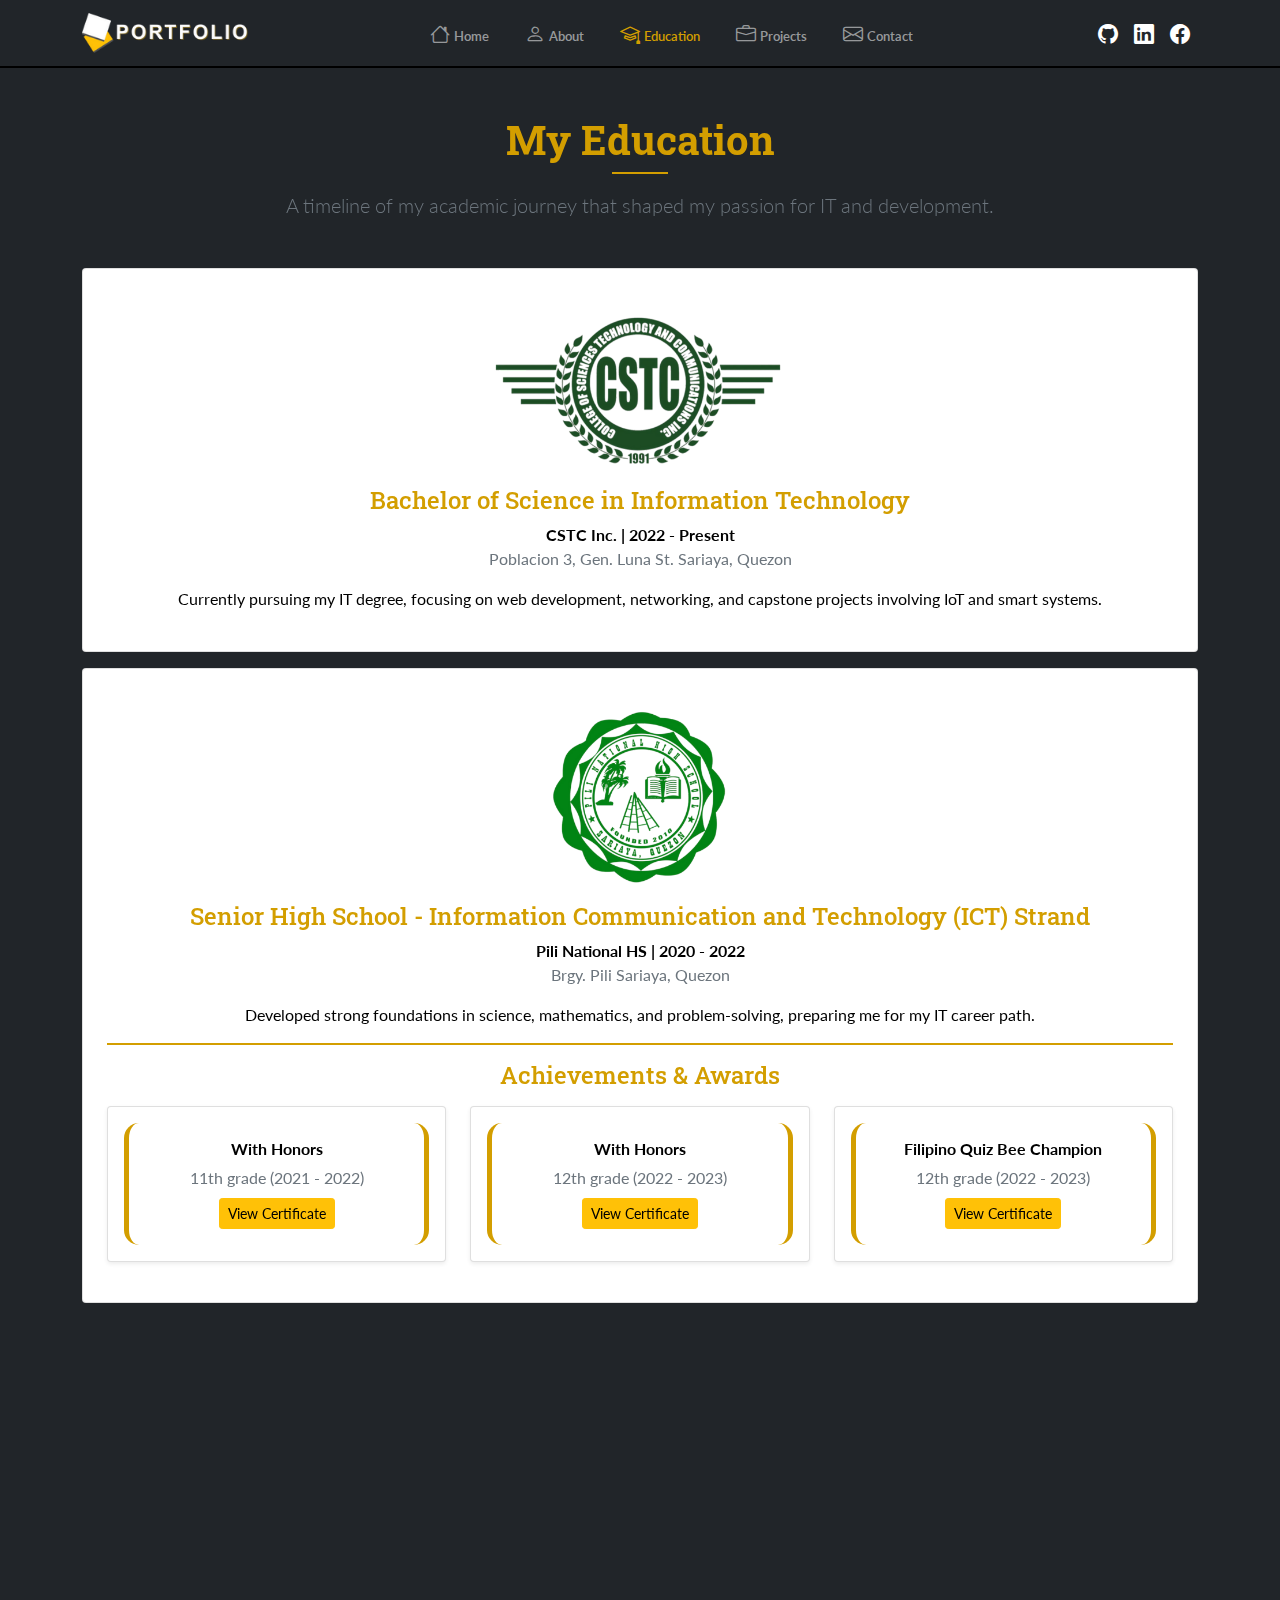
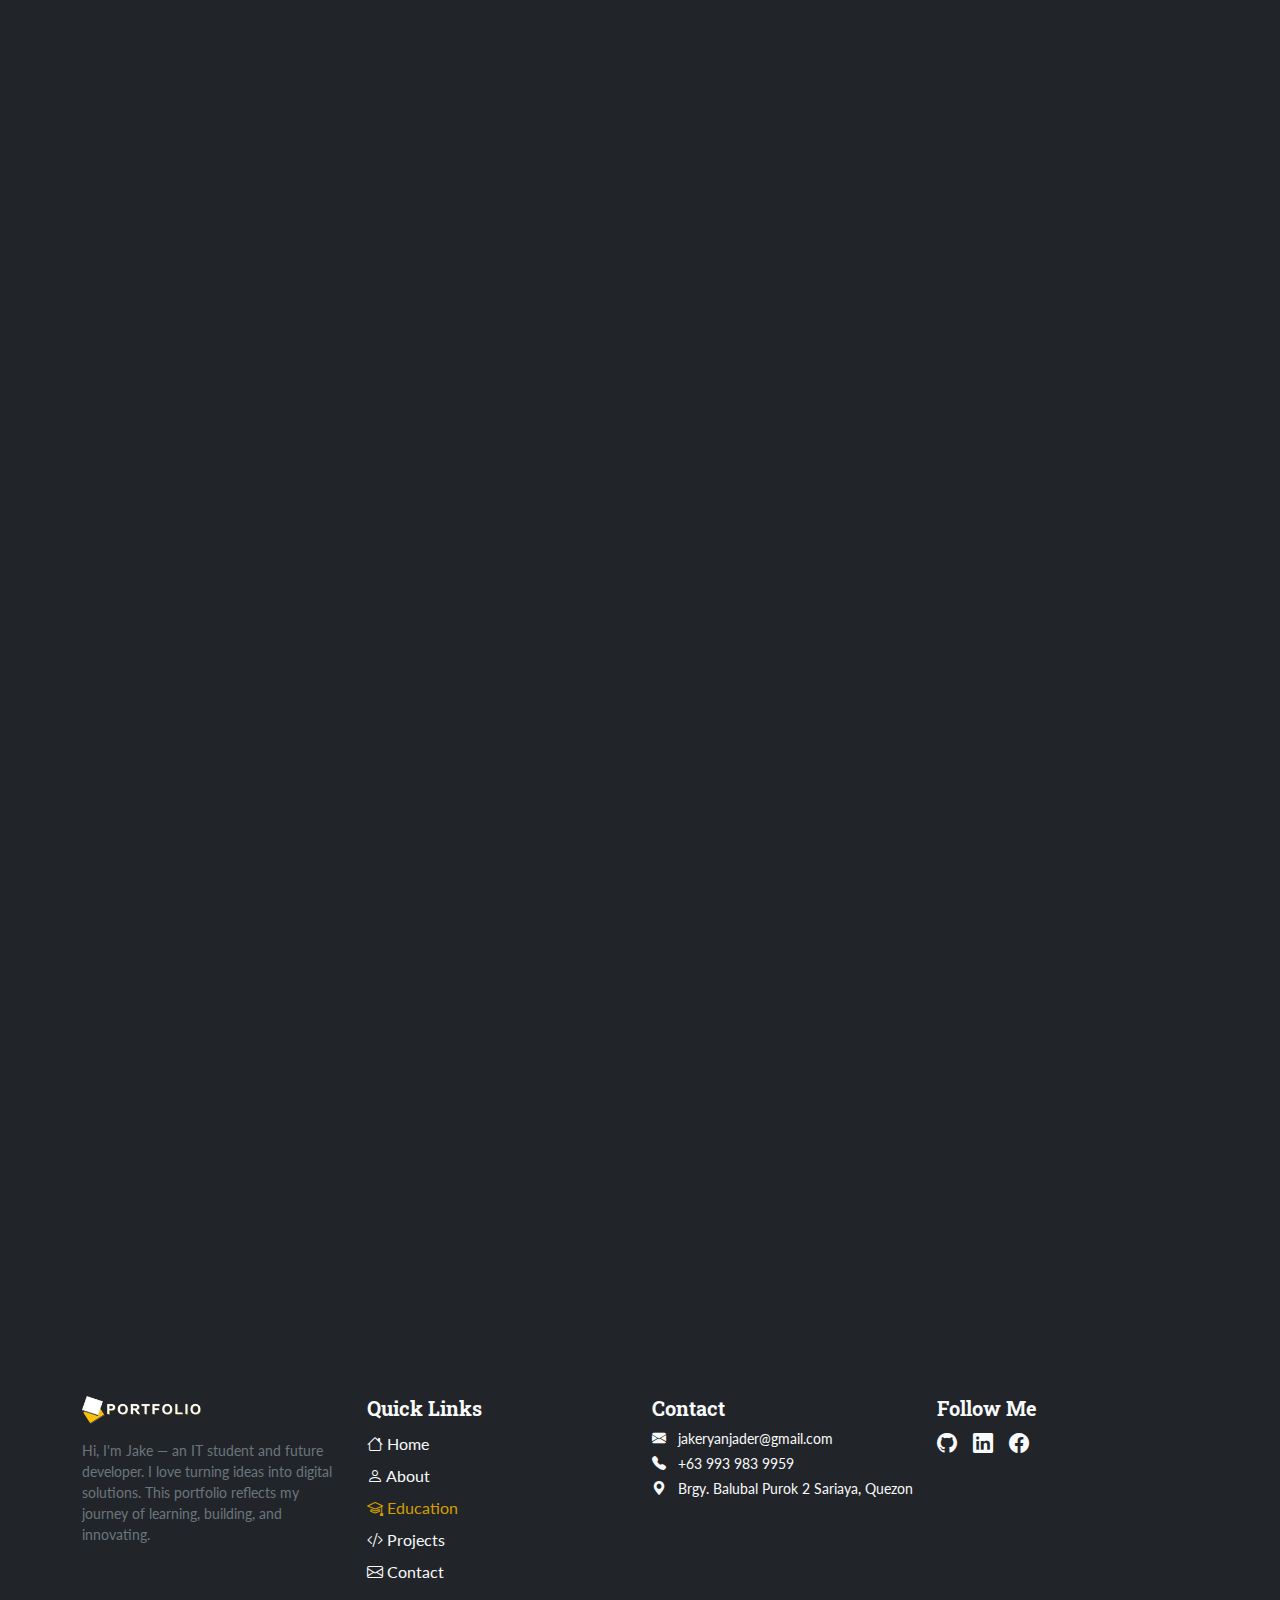
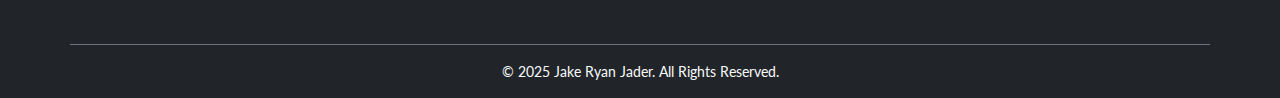
<file: education.html>
<!DOCTYPE html>
<html lang="en">

<head>
  <meta charset="UTF-8" />
  <meta name="viewport" content="width=device-width, initial-scale=1.0" />
  <title>Education | Jake's Portfolio </title>
  <meta name="description"
    content="Jake Ryan Jader, an IT student and web developer. Explore my projects, skills, and professional portfolio.">
  <meta name="keywords" content="">

  <!--Bootstrap-->
  <link rel="stylesheet" href="./bootstrap-5.0.2-dist/css/bootstrap.min.css" />
  <link rel="stylesheet" href="./styles.css" />
  <link rel="stylesheet" href="https://cdn.jsdelivr.net/npm/bootstrap-icons@1.10.5/font/bootstrap-icons.css" />
  <!-- Google Fonts -->
  <link href="https://fonts.googleapis.com/css2?family=Lato:wght@400;700&family=Roboto+Slab:wght@700&display=swap"
    rel="stylesheet">
  <!--Animation-->
  <link rel="stylesheet" href="https://unpkg.com/aos@2.3.1/dist/aos.css">
  <link rel="icon" type="image/png" href="./img assets/favicon.png">

  <style>
    body {
      background-color: #212529;

      h1 {
        color: #d39e00 !important;
      }

      .card {
        background-color: white;
        color: black;

        h4 {
          color: #d39e00;
        }
      }

      .left-border {
        border-left: 5px solid #d39e00 !important;
        border-right: 5px solid #d39e00 !important;
        border-radius: 15px;

      }

    }
  </style>


</head>

<body>
  <!--nav buttons-->
  <nav class="navbar navbar-expand-lg navbar-dark bg-dark sticky-top" style="border-bottom: 2px solid black;">
    <div class="container">
      <!-- Left: Name with Logo -->
      <a class="navbar-brand fw-bold d-flex align-items-center" href="./index.html">
        <img src="./img assets/logo-white.png" alt="Logo" width="auto" height="35" class="logo-img me-2" />
      </a>

      <!-- Toggler Button -->
      <button class="navbar-toggler" type="button" data-bs-toggle="collapse" data-bs-target="#navbarNav"
        aria-controls="navbarNav" aria-expanded="false" aria-label="Toggle navigation">
        <span class="navbar-toggler-icon"></span>
      </button>

      <!-- Collapsible Content -->
      <div class="collapse navbar-collapse" id="navbarNav">
        <!-- Center: Nav Links -->
        <ul class="navbar-nav mx-auto text-center">
          <li class="nav-item">
            <a class="nav-link " href="./index.html"><i class="bi bi-house fs-5"></i> <span>Home</span></a>
          </li>
          <li class="nav-item">
            <a class="nav-link" href="./about.html"><i class="bi bi-person fs-5"></i> <span>About</span></a>
          </li>
          <li class="nav-item">
            <a class="nav-link active" href="./education.html"><i class="bi bi-mortarboard fs-5"></i>
              <span>Education</span></a>
          </li>
          <li class="nav-item">
            <a class="nav-link" href="./projects.html"><i class="bi bi-briefcase fs-5"></i> <span>Projects</span></a>
          </li>
          <li class="nav-item">
            <a class="nav-link" href="./contact.html"><i class="bi bi-envelope fs-5"></i> <span>Contact</span></a>
          </li>
        </ul>



        <!-- Right: Social Icons -->
        <div class="d-flex justify-content-center socmed-links">
          <a href="https://github.com/DyekLearnstoCode" target="_blank" class="text-white mx-2">
            <i class="bi bi-github fs-5"></i>
          </a>
          <a href="https://linkedin.com/in/jake-ryan-jader-26189233a" target="_blank" class="text-white mx-2">
            <i class="bi bi-linkedin fs-5"></i>
          </a>
          <a href="https://facebook.com/itsmedyakee" target="_blank" class="text-white mx-2">
            <i class="bi bi-facebook fs-5"></i>
          </a>
        </div>

      </div>
    </div>
  </nav>

  <main>
    <!-- Education Section -->
    <section class="py-5 text-center" data-aos="fade-in">
      <div class="container">
        <h1 class="fw-bold ">My Education</h1>
        <p class="divider mb-3"></p>
        <p class="lead text-center mb-5 text-muted">
          A timeline of my academic journey that shaped my passion for IT and development.
        </p>

        <div class="timeline ">
          <!-- College -->
          <div class="card p-4 h-100 mb-3" data-aos="fade-up">
            <div class="timeline mt-3">
              <div class="timeline-item flex-wrap">
                <img src="./img assets/cstc.png" alt="CSTC Logo" class="img-fluid" style="max-width: 300px;">
                <h4>Bachelor of Science in Information Technology</h4>
                <p class="fw-bold mb-0">CSTC Inc. | 2022 - Present</p>
                <p class="text-muted">Poblacion 3, Gen. Luna St. Sariaya, Quezon</p>
                <p>
                  Currently pursuing my IT degree, focusing on web development, networking,
                  and capstone projects involving IoT and smart systems.
                </p>
              </div>
            </div>
          </div>

          <!--SHS-->
          <div class="card p-4 h-100 mb-3" data-aos="fade-up">
            <div class="timeline mt-3">
              <div class="timeline-item">
                <img src="./img assets/pili.png" alt="Pili Logo" class="img-fluid mb-3" style="max-width: 300px;">
                <h4>Senior High School - Information Communication and Technology (ICT) Strand</h4>
                <span class="fw-bold mb-0">Pili National HS | 2020 - 2022</span>
                <p class="text-muted ">Brgy. Pili Sariaya, Quezon</p>
                <p>
                  Developed strong foundations in science, mathematics, and problem-solving, preparing me for my IT
                  career path.
                </p>

                <p class="divider" style="width: 100%;"></p>
                <div class="row mt-3 ">
                  <h4 class="mb-3">Achievements & Awards</h4>
                  <div class="col-md-4 mb-3">
                    <div class="card h-100 shadow-sm p-3 ">
                      <div class="card-body text-center left-border">

                        <h6 class="fw-bold">With Honors</h6>
                        <p class="text-muted mb-0">11th grade (2021 - 2022)</p>
                        <button type="button" class="btn btn-warning btn-sm mt-2" data-bs-toggle="modal"
                          data-bs-target="#grade11Modal">
                          View Certificate
                        </button>
                      </div>
                    </div>
                  </div>

                  <div class="col-md-4 mb-3">
                    <div class="card h-100 shadow-sm p-3 ">
                      <div class="card-body text-center left-border">

                        <h6 class="fw-bold">With Honors</h6>
                        <p class="text-muted mb-0">12th grade (2022 - 2023)</p>
                        <button type="button" class="btn btn-warning btn-sm mt-2" data-bs-toggle="modal"
                          data-bs-target="#grade12honor">
                          View Certificate
                        </button>
                      </div>
                    </div>
                  </div>

                  <div class="col-md-4 mb-3">
                    <div class="card h-100 shadow-sm p-3 ">
                      <div class="card-body text-center left-border">
                        <h6 class="fw-bold">Filipino Quiz Bee Champion</h6>
                        <p class="text-muted mb-0">12th grade (2022 - 2023)</p>
                        <button type="button" class="btn btn-warning btn-sm mt-2" data-bs-toggle="modal"
                          data-bs-target="#quizBee">
                          View Certificate
                        </button>
                      </div>
                    </div>
                  </div>
                </div>
              </div>
            </div>
          </div>

          <!--JHS-->
          <div class="card p-4 h-100 mb-3" data-aos="fade-up">
            <div class="timeline mt-3">
              <div class="timeline-item">
                <img src="./img assets/pili.png" alt="Pili Logo" class="img-fluid mb-3" style="max-width: 300px;">
                <h4>Junior High School</h4>
                <span class="fw-bold mb-0">Pili National HS | 2020 - 2022</span>
                <p class="text-muted ">Brgy. Pili Sariaya, Quezon</p>
                <p>
                  Actively participated in academic and extracurricular activities that built my discipline, teamwork,
                  and
                  creativity.
                </p>
                <p class="divider" style="width: 100%;"></p>

                <!-- Awards Row -->

                <div class="row mt-3">
                  <h4 class="mb-3">Achievements & Awards</h4>
                  <div class="col-md-4 mb-3">
                    <div class="card h-100 shadow-sm p-3 ">
                      <div class="card-body text-center left-border">
                        <h6 class="fw-bold">Consistent With Honors</h6>
                        <p class="text-muted mb-0">7th grade (2016 - 2017)</p>
                      </div>
                    </div>
                  </div>
                  <div class="col-md-4 mb-3">
                    <div class="card h-100 shadow-sm p-3 ">
                      <div class="card-body text-center left-border">
                        <h6 class="fw-bold">Consistent With Honors</h6>
                        <p class="text-muted mb-0">8th grade (2017 - 2018)</p>
                        <button type="button" class="btn btn-warning btn-sm mt-2" data-bs-toggle="modal"
                          data-bs-target="#grade8">
                          View Certificate
                        </button>
                      </div>
                    </div>
                  </div>
                  <div class="col-md-4 mb-3">
                    <div class="card h-100 shadow-sm p-3 ">
                      <div class="card-body text-center left-border">
                        <h6 class="fw-bold">Consistent With Honors</h6>
                        <p class="text-muted mb-0">8th grade (2017 - 2018)</p>
                        <button type="button" class="btn btn-warning btn-sm mt-2" data-bs-toggle="modal"
                          data-bs-target="#grade8-sec">
                          View Certificate
                        </button>
                      </div>
                    </div>
                  </div>



                </div>
              </div>
            </div>

            <!--ELEM-->
            <div class="card p-4 h-100 mb-3" data-aos="fade-up">
              <div class="timeline mt-3">
                <div class="timeline-item">
                  <img src="./img assets/mlq.png" alt="MLQ Logo" class="img-fluid mb-3" style="max-width: 300px; ">
                  <h4>Elementary Education</h4>
                  <span class=" fw-bold mb-0">Manuel Luis Quezon ES | 2010 2016</span>
                  <p class="text-muted">Gomez St. Sariaya, Quezon</p>
                  <p>
                    Established my curiosity for things that seems interesting and exciting for me.
                  </p>
                </div>
              </div>
            </div>
    </section>

    <!--Contact-->
    <section id="contact" class="py-5 bg-light" data-aos="fade-up">
      <div class="container">
        <div class="row align-items-center">

          <!-- Left Column: Text -->
          <div class="col-md-6 mb-4 mb-md-0 text-center text-md-start">
            <h2 class="fw-bold text-dark">Get in Touch</h2>
            <p class="text-muted lead">
              Have a project in mind or want to collaborate? Feel free to reach out using the form or the contact
              details below,
              and I'll get back to you as soon as possible.
            </p>
            <p><i class="bi bi-envelope-fill me-2"></i> <a href="mailto:jakeryanjader@gmail.com"
                class="text-dark">jakeryanjader@gmail.com</a></p>
            <p><i class="bi bi-telephone-fill me-2"></i> +63 993 983 9959</p>
          </div>

          <!-- Right Column: Contact Form -->
          <div class="col-md-6">
            <form class="card p-4">
              <div class="mb-3">
                <label for="name" class="form-label">Full Name</label>
                <input type="text" class="form-control" id="name" placeholder="Enter your name" required>
              </div>

              <div class=" mb-3">
                <label for="email" class="form-label">Email Address or Phone</label>
                <input type="text" class="form-control" id="email" placeholder="Enter your email or phone" required>
              </div>

              <div class="mb-3">
                <label for="message" class="form-label">Your Message</label>
                <textarea class="form-control" id="message" rows="4" placeholder="Write your message here"
                  required></textarea>
              </div>

              <button type="submit" class="btn btn-warning px-4">Send Message</button>
            </form>
          </div>
        </div>
      </div>
    </section>

  </main>

  <section>
    <!-- Grade 11 cert -->
    <div class="modal fade" id="grade11Modal" data-bs-backdrop="true" data-bs-keyboard="true">
      <div class="modal-dialog modal-dialog-centered modal-md">
        <div class="modal-content bg-dark text-white">
          <div class="modal-header">
            <h5 class="modal-title" id="grade11ModalLabel">Grade 11 Recognition</h5>
            <button type="button" class="btn-close btn-close-white" data-bs-dismiss="modal" aria-label="Close"></button>
          </div>
          <div class="modal-body text-center">
            <img src="./img assets/g11.png" alt="Grade 11 Recognition" class="img-fluid rounded">
          </div>
        </div>
      </div>
    </div>

    <!--Grade 12 honor cert-->
    <div class="modal fade" id="grade12honor" data-bs-backdrop="true" data-bs-keyboard="true">
      <div class="modal-dialog modal-dialog-centered modal-md">
        <div class="modal-content bg-dark text-white">
          <div class="modal-header">
            <h5 class="modal-title" id="grade11ModalLabel">Grade 12 Certificate</h5>
            <button type="button" class="btn-close btn-close-white" data-bs-dismiss="modal" aria-label="Close"></button>
          </div>
          <div class="modal-body text-center">
            <img src="./img assets/23.png" alt="Grade 12 Honor Certificate" class="img-fluid rounded">
          </div>
        </div>
      </div>
    </div>

    <!--Quiz Bee-->
    <div class="modal fade" id="quizBee" data-bs-backdrop="true" data-bs-keyboard="true">
      <div class="modal-dialog modal-dialog-centered modal-md">
        <div class="modal-content bg-dark text-white">
          <div class="modal-header">
            <h5 class="modal-title" id="grade11ModalLabel">Grade 12 Quiz Bee Certificate</h5>
            <button type="button" class="btn-close btn-close-white" data-bs-dismiss="modal" aria-label="Close"></button>
          </div>
          <div class="modal-body text-center">
            <img src="./img assets/22.png" alt="Grade 12 Quiz Bee Certificate" class="img-fluid rounded">
          </div>
        </div>
      </div>
    </div>

    <!--8th Grade-->
    <div class="modal fade" id="grade8" data-bs-backdrop="true" data-bs-keyboard="true">
      <div class="modal-dialog modal-dialog-centered modal-md">
        <div class="modal-content bg-dark text-white">
          <div class="modal-header">
            <h5 class="modal-title" id="grade11ModalLabel">Grade 12 Quiz Bee Certificate</h5>
            <button type="button" class="btn-close btn-close-white" data-bs-dismiss="modal" aria-label="Close"></button>
          </div>
          <div class="modal-body text-center">
            <img src="./img assets/21.png" alt="Grade 8 Certificate" class="img-fluid rounded">
          </div>
        </div>
      </div>
    </div>

    <!--8th Grade-->
    <div class="modal fade" id="grade8-sec" data-bs-backdrop="true" data-bs-keyboard="true">
      <div class="modal-dialog modal-dialog-centered modal-md">
        <div class="modal-content bg-dark text-white">
          <div class="modal-header">
            <h5 class="modal-title" id="grade11ModalLabel">Grade 12 Quiz Bee Certificate</h5>
            <button type="button" class="btn-close btn-close-white" data-bs-dismiss="modal" aria-label="Close"></button>
          </div>
          <div class="modal-body text-center">
            <img src="./img assets/18.png" alt="Grade 8 Certificate" class="img-fluid rounded">
          </div>
        </div>
      </div>
    </div>

  </section>

  <!-- Footer Section -->
  <footer class="bg-dark text-light  pb-3 mt-5">
    <div class="container">
      <div class="row text-center text-md-start">
        <!-- Brand/About -->
        <div class="col-12 col-md-3 mb-4">
          <img src="./img assets/logo-white.png" alt="Logo" class="mb-3" style="max-height:100px; max-width: 120px;" />
          <p class="small text-muted">
            Hi, I'm Jake — an IT student and future developer. I love turning ideas into digital
            solutions.
            This portfolio reflects my journey of learning, building, and innovating.
          </p>
        </div>

        <!-- Quick Links -->
        <div class="col-6 col-md-3 mb-4">
          <h5 class="fw-bold">Quick Links</h5>
          <ul class="nav-custom list-unstyled">

            <li>
              <a href="./index.html" class="text-decoration-none  d-block py-1"><i class="bi bi-house fs-6"></i>
                <span>Home</span></a>
            </li>

            <li>
              <a href="./about.html" class="text-decoration-none d-block py-1"><i class="bi bi-person fs-6"></i>
                <span>About</span></a>
            </li>

            <li>
              <a href="./education.html" class="text-decoration-none d-block py-1 active"><i
                  class="bi bi-mortarboard fs-6"></i>
                <span>Education</span></a>
            </li>

            <li>
              <a href="./projects.html" class="text-decoration-none d-block py-1"><i class="bi bi-code-slash fs-6"></i>
                <span>Projects</span></a>
            </li>

            <li>
              <a href="./contact.html" class="text-decoration-none  d-block py-1"><i class="bi bi-envelope fs-6"></i>
                <span>Contact</span></a>
            </li>
          </ul>
        </div>

        <!-- Contact -->
        <div class="col-6 col-md-3 mb-4">
          <h5 class="fw-bold">Contact</h5>
          <p class="small mb-1">
            <i class="bi bi-envelope-fill me-2"></i>
            <a href="mailto:jakeryanjader@gmail.com" class="contact-link">
              jakeryanjader@gmail.com
            </a>
          </p>
          <p class="small mb-1">
            <i class="bi bi-telephone-fill me-2"></i>
            <a href="tel:+639939839959" class="contact-link">
              +63 993 983 9959
            </a>
          </p>
          <p class="small mb-1">
            <i class="bi bi-geo-alt-fill me-2"></i>
            <a href="https://maps.app.goo.gl/N8gsVznA6yicPxNcA" class="contact-link">
              Brgy. Balubal Purok 2 Sariaya, Quezon
            </a>
          </p>
        </div>

        <!-- Social Media -->
        <div class="col-12 col-md-3 mb-4">
          <h5 class="fw-bold">Follow Me</h5>
          <div class="d-flex justify-content-center justify-content-md-start gap-3 socmed-links">
            <a href="https://github.com/DyekLearnstoCode" target="_blank"><i class="bi bi-github fs-5"></i></a>
            <a href="https://linkedin.com/in/jake-ryan-jader-26189233a" target="_blank"><i
                class="bi bi-linkedin fs-5"></i></a>
            <a href="https://facebook.com/itsmedyakee" target="_blank"><i class="bi bi-facebook fs-5"></i></a>
          </div>
        </div>

        <!-- Bottom Row -->
        <div class="text-center border-top border-secondary pt-3 mt-3">
          <p class="small mb-0">&copy; 2025 Jake Ryan Jader. All Rights Reserved.</p>
        </div>
      </div>
  </footer>

  <!-- Back to Top Button -->
  <button id="backToTop" class="btn btn-dark">
    <i class="bi bi-arrow-up"></i>
  </button>

  <!--JS bootstrap-->
  <script src="./bootstrap-5.0.2-dist/js/bootstrap.bundle.min.js"></script>
  <script src="./script.js"></script>
  <!--animation-->
  <script src="https://unpkg.com/aos@2.3.1/dist/aos.js"></script>

</body>

</html>
</file>
<file: styles.css>
html {
  scroll-behavior: smooth;
}

body {
  font-family: "Lato", sans-serif;
  background-color: #f8f9fa;
  /* light theme */
  color: #333;
  opacity: 0;
  transition: opacity 0.3s ease-in-out, transform 0.5s ease;
}

body.loaded {
  opacity: 1;
}

h1,
h2,
h3,
h4,
h5 {
  font-family: "Roboto Slab", serif;
}

.active {
  color: #d39e00 !important;
}

.card {
  transition: ease-in-out 0.3s;
}

/* Normal state */
.nav-link {
  font-weight: 600;
  font-size: 1rem;
  transition: font-size 0.3s ease, padding 0.3s ease;
}

.nav-link span {
  font-size: 0.8rem;
  transition: opacity 0.3s ease, transform 0.3s ease;
}

/* Shrink nav size on scroll (all devices) */
.navbar.scrolled .nav-link {
  font-size: 0.85rem;
  padding: 0.2rem 0.5rem;
}

.nav-item {
  padding-right: 20px;
}

/* Navbar transitions */
.navbar {
  transition: all 0.3s ease;
}

.socmed-links {
  transition: opacity 0.3s ease, transform 0.3s ease;
}

.navbar.scrolled {
  padding-top: 0.2rem;
  padding-bottom: 0.2rem;
}

/* ✅ Only hide text labels on desktop */
@media (min-width: 992px) {
  .navbar.scrolled .nav-link span {
    opacity: 0;
    transform: translateY(-10px);
    pointer-events: none;
  }

  /* Show text again on hover */
  .navbar.scrolled .nav-link:hover span {
    opacity: 1;
    transform: translateY(0);
    pointer-events: auto;
  }
}




/* Hide logo */
.logo-img {
  height: 40px;
  transition: transform 0.3s ease, opacity 0.3s ease;
}


.card:hover {
  transform: translateY(-5px);
  box-shadow: 0 8px 20px rgba(0, 0, 0, 0.15);
}

/* Hover btn effect for all screen sizes */
.btn-warning,
.btn-dark {
  position: relative;
  overflow: hidden;
  transition: background-color 0.3s ease, color 0.3s ease;
}

.btn-warning:hover {
  background-color: #d39e00;
  color: #fff;
}

.btn-dark:hover {
  background-color: #444;
  color: #f8f9fa;
}

/* Subtle underline animation */
.btn-warning::after,
.btn-dark::after {
  content: "";
  position: absolute;
  left: 0;
  bottom: 0;
  width: 0%;
  height: 2px;
  background: currentColor;
  /* matches text color */
  transition: width 0.3s ease;
}

.btn-warning:hover::after,
.btn-dark:hover::after {
  width: 100%;
}

/* Mobile stacking only at <=768px */
@media (max-width: 768px) {
  .d-flex.flex-column.flex-sm-row.gap-3 {
    flex-direction: column !important;
    align-items: center !important;
    text-align: center;
  }

  .d-flex.flex-column.flex-sm-row.gap-3 a {
    width: 80%;
    text-align: center;
  }
}

.hover-highlight {
  transition: background-color 0.3s ease, box-shadow 0.3s ease;
}

.hover-highlight:hover {
  background-color: #f8f9fa;
  box-shadow: 0 4px 15px rgba(0, 0, 0, 0.1);
}

/* EDU CSS */
.edu-card {
  transition: transform 0.3s ease, box-shadow 0.3s ease;
}

.edu-card:hover {
  transform: translateY(-5px);
  box-shadow: 0 8px 20px rgba(0, 0, 0, 0.15);
}

/* HOBBY CSS */
/* Card base */
.h {
  font-family: "Roboto Slab", serif;
}

.p {
  font-family: "Lato", sans-serif;
}

.hobby-card {
  background: #1c1c1c;
  position: relative;
  overflow: hidden;
  border-radius: 10px;
  min-height: 300px;
  max-height: 300px;
  transition: transform 0.3s ease, box-shadow 0.3s ease;
}

@media (max-width: 768px) {
  .hobby-card {
    min-height: 200px;
    /* override min-height */
    max-height: 200px;
    /* override max-height */
    height: auto;
    /* let it adapt if content is smaller */
  }
}


.hobby-card:hover {
  box-shadow: 0 0 15px #d39e00, 0 0 10px #d39e00 inset;
  transition: box-shadow 0.3s ease;
}

/* Background reveal layer */
.hobby-card::before {
  content: "";
  position: absolute;
  inset: 0;
  background-size: cover;
  background-position: center;
  opacity: 0;
  transition: opacity 0.4s ease;
  z-index: 1;
  pointer-events: none;
  /* <-- important: don't block hover */
}

/* Reveal on hover */
.hobby-card:hover::before {
  opacity: 0.25;
}

/* Content above overlay */
.hobby-content {
  position: relative;
  z-index: 2;
  color: #fff;
}

/* Make sure icons can transform */
.hobby-card i {
  display: inline-block;
  /* <-- lets transform animate reliably */
  will-change: transform;
}

/* Wiggle animation */
@keyframes wiggle {
  0% {
    transform: rotate(0deg);
  }

  20% {
    transform: rotate(8deg);
  }

  50% {
    transform: rotate(-8deg);
  }

  80% {
    transform: rotate(5deg);
  }

  100% {
    transform: rotate(0deg);
  }
}

/* Trigger wiggle when the CARD is hovered (not the content) */
.hobby-card:hover i {
  animation: wiggle 0.6s ease-in-out infinite;
}

/* ✅ Background images per hobby card (order-based, not tied to col-md-3) */
#hobbies .row>div:nth-child(1) .hobby-card::before {
  background-image: url("https://youthtimemag.com/wp-content/uploads/2021/04/Are-Music-Streaming-Platforms-Good-For-Music.jpg");
}

#hobbies .row>div:nth-child(2) .hobby-card::before {
  background-image: url("https://www.verdict.co.uk/wp-content/uploads/2022/09/shutterstock_1934243669.jpg");
}

#hobbies .row>div:nth-child(3) .hobby-card::before {
  background-image: url("https://www.baptistpress.com/wp-content/uploads/2020/08/Watching-TV-iStock.jpg");
}

#hobbies .row>div:nth-child(4) .hobby-card::before {
  background-image: url("https://tse1.explicit.bing.net/th/id/OIP.OPqF3eH0Tk7d9ou8IaLUUAHaE8?r=0&cb=thfc1&w=768&h=512&rs=1&pid=ImgDetMain&o=7&rm=3");
}

/*work exp css */

.exp-card {
  transition: transform 0.3s ease, box-shadow 0.3s ease;
  box-shadow: 0 2px 6px rgba(0, 0, 0, 0.08);
  max-height: 400px;
}

.exp-card:hover {
  transform: translateY(-5px);
  box-shadow: 0 0 20px #d39e00, 0 0 30px rgba(211, 158, 0, 0.6);
}

/* projects css */

.project-card {
  border: none;
  border-radius: 10px;
  overflow: hidden;
  box-shadow: 0 4px 10px rgba(0, 0, 0, 0.1);
  transition: transform 0.3s ease, box-shadow 0.3s ease;
  border-top: 7px solid #d39e00;



  .card-title {
    text-align: center;
  }

  .card-text {
    text-align: justify;
  }
}

.full-img {
  width: 100%;
  height: 100%;
  /* fills the whole column vertically */
  object-fit: cover;
  /* fills without distortion, but may crop */
  transition: transform 0.3s ease;
}

.full-img:hover {
  transform: scale(1.05);
}

.text-justify {
  text-align: justify;
}


/*footer */

.nav-custom a {
  color: #f8f9fa;
  /* default color */
  transition: color 0.3s ease;
}

.nav-custom a:hover {
  color: #ffc107;
  /* hover color */
}

/* Contact links */
.contact-link {
  color: #f8f9fa;
  /* light default */
  text-decoration: none;
  transition: color 0.3s ease;
}

.contact-link:hover {
  color: #ffc107;
  /* highlight on hover */
}

/* Social icons */
.socmed-links a {
  color: #f8f9fa;
  /* default */
  font-size: 1.25rem;
  /* same as fs-5 */
  transition: color 0.3s ease, transform 0.2s ease;
}

.socmed-links a:hover {
  color: #ffc107;
  transform: translateY(-2px);
  /* little lift */
}


/* Back to Top Button */
#backToTop {
  position: fixed;
  bottom: 20px;
  right: 20px;
  display: none;
  /* hidden by default */
  z-index: 1000;
  border-radius: 50%;
  padding: 10px 14px;
  transition: opacity 0.3s ease, transform 0.3s ease;
  border: 1px solid #fff;
}

/* Hover effect */
#backToTop:hover {
  transform: scale(1.1);
}

.divider {
  background-color: #d39e00;
  height: 2px;
  width: 5%;
  margin: 0 auto;
  margin-bottom: 10px;
  /* centers horizontally */
}


/*see cert css */
.modal-content {
  background: transparent;
  border: 0;
  box-shadow: none;
}

.modal-body {
  padding: 0;
}
</file>
